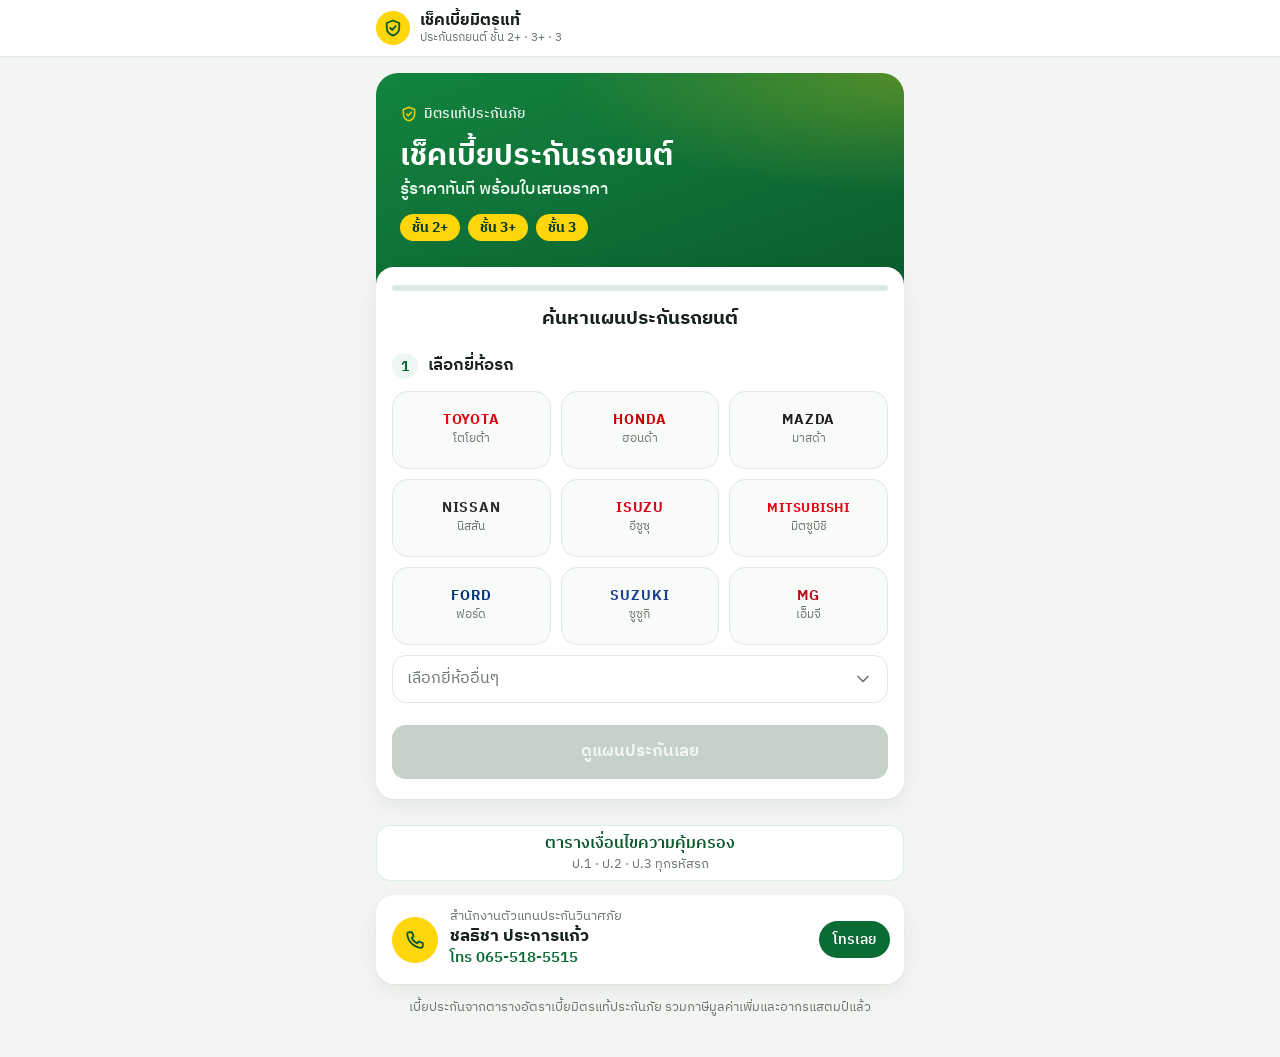
<file: index.html>
<!doctype html>
<html lang="th">
<head>
  <meta charset="utf-8">
  <meta name="viewport" content="width=device-width, initial-scale=1, viewport-fit=cover">
  <meta name="theme-color" content="#0b6b35">
  <meta name="description" content="เช็คเบี้ยประกันรถยนต์ มิตรแท้ประกันภัย ชั้น 2+ 3+ และ 3 พร้อมออกใบเสนอราคา">
  <meta name="apple-mobile-web-app-capable" content="yes">
  <meta name="apple-mobile-web-app-title" content="เช็คเบี้ยมิตรแท้">
  <title>เช็คเบี้ยมิตรแท้</title>
  <link rel="manifest" href="manifest.webmanifest">
  <link rel="icon" href="assets/icon.svg" type="image/svg+xml">
  <link rel="apple-touch-icon" href="assets/icon-180.png">
  <link rel="preconnect" href="https://fonts.googleapis.com">
  <link rel="preconnect" href="https://fonts.gstatic.com" crossorigin>
  <link href="https://fonts.googleapis.com/css2?family=IBM+Plex+Sans+Thai:wght@400;500;600;700&display=swap" rel="stylesheet">
  <link rel="stylesheet" href="assets/style.css">
</head>
<body data-view="search">
  <header class="topbar">
    <div class="topbar-inner">
      <button class="icon-btn" id="backBtn" data-action="back" aria-label="ย้อนกลับ" hidden>
        <svg class="ic" viewBox="0 0 24 24" fill="none" stroke="currentColor" stroke-width="2" stroke-linecap="round" stroke-linejoin="round" aria-hidden="true"><path d="M15 5l-7 7 7 7"/></svg>
      </button>
      <div class="appmark">
        <span class="appmark-logo">
          <svg class="ic" viewBox="0 0 24 24" fill="none" stroke="currentColor" stroke-width="2.2" stroke-linecap="round" stroke-linejoin="round" aria-hidden="true"><path d="M12 3l7.5 3v5.5c0 4.5-3.2 8.2-7.5 9.5-4.3-1.3-7.5-5-7.5-9.5V6z"/><path d="M8.7 12l2.3 2.3 4.3-4.6"/></svg>
        </span>
        <div><b>เช็คเบี้ยมิตรแท้</b><small>ประกันรถยนต์ ชั้น 2+ · 3+ · 3</small></div>
      </div>
    </div>
  </header>

  <main id="app"></main>

  <div id="sheet" class="sheet" hidden></div>
  <div id="toast" class="toast" role="status" aria-live="polite"></div>

  <script src="assets/agent.js"></script>
  <script src="assets/data-rates.js"></script>
  <script src="assets/data-cars.js"></script>
  <script src="assets/data-coverage.js"></script>
  <script src="assets/app.js"></script>
</body>
</html>
</file>
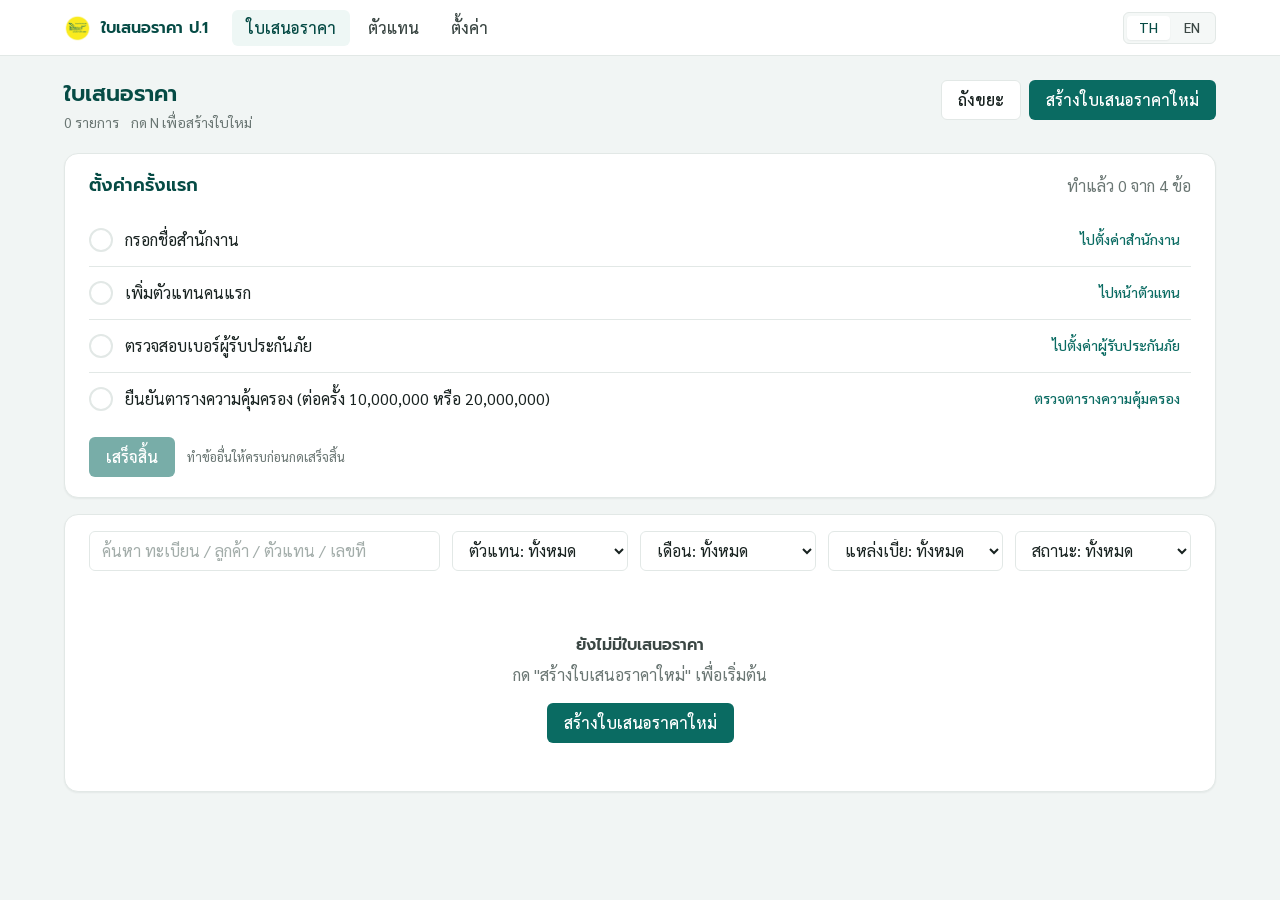
<file: p1/index.html>
<!doctype html>
<html lang="th">
  <head>
    <meta charset="utf-8" />
    <meta name="viewport" content="width=device-width, initial-scale=1" />
    <meta name="description" content="แอพออกใบเสนอราคาประกันภัยรถยนต์ประเภท 1 (ป.1) มิตรแท้ประกันภัย — ทำงานในเบราว์เซอร์ ไม่ต้องต่ออินเทอร์เน็ต" />
    <meta name="theme-color" content="#0A6B62" />
    <meta name="robots" content="noindex" />
    <link rel="icon" type="image/svg+xml" href="./favicon.svg" />
    <title>ใบเสนอราคา ป.1 มิตรแท้ประกันภัย</title>
    <script type="module" crossorigin src="./assets/index-CKVdwns9.js"></script>
    <link rel="stylesheet" crossorigin href="./assets/style-BbCArY3L.css">
  </head>
  <body>
    <div id="root"></div>
    <div id="export-stage" aria-hidden="true"></div>
  </body>
</html>
</file>
<file: assets/style.css>
:root {
  --green-900: #063d1f;
  --green-800: #0a5a2d;
  --green-700: #0b6b35;
  --green-600: #13843f;
  --green-100: #d9efe0;
  --green-50: #eef7f1;
  --yellow: #ffd60a;
  --yellow-soft: #fff5c4;
  --ink: #16211b;
  --ink-2: #3a4740;
  --muted: #69756e;
  --line: #e1e7e3;
  --bg: #f2f5f2;
  --card: #ffffff;
  --red: #c93434;
  --red-soft: #fdeded;
  --amber: #8a5a00;
  --amber-soft: #fff3d6;
  --blue: #1b5bb8;
  --blue-soft: #e6effb;
  --radius: 18px;
  --shadow: 0 1px 2px rgba(10, 40, 20, 0.05), 0 6px 20px rgba(10, 40, 20, 0.06);
  --font: "IBM Plex Sans Thai", system-ui, -apple-system, "Segoe UI", Tahoma, sans-serif;
  --safe-bottom: env(safe-area-inset-bottom, 0px);
}

* { box-sizing: border-box; }
[hidden] { display: none !important; }
html { -webkit-text-size-adjust: 100%; scroll-padding-top: 72px; }
body {
  margin: 0;
  font-family: var(--font);
  font-size: 16px;
  line-height: 1.5;
  color: var(--ink);
  background: var(--bg);
  -webkit-tap-highlight-color: transparent;
}
body.no-scroll { overflow: hidden; }
button, input, select { font: inherit; color: inherit; }
button { cursor: pointer; }
button:disabled { cursor: not-allowed; }
h1, h2, h3, h4, p { margin: 0; }
a { color: var(--green-700); }
:focus-visible { outline: 3px solid rgba(19, 132, 63, 0.35); outline-offset: 2px; }

.ic { width: 20px; height: 20px; flex: none; }

/* ---------- top bar ---------- */
.topbar {
  position: sticky;
  top: 0;
  z-index: 30;
  background: rgba(255, 255, 255, 0.96);
  backdrop-filter: saturate(1.4) blur(8px);
  border-bottom: 1px solid var(--line);
}
.topbar-inner {
  max-width: 560px;
  margin: 0 auto;
  height: 56px;
  padding: 0 16px;
  display: flex;
  align-items: center;
  gap: 6px;
}
.icon-btn {
  width: 40px;
  height: 40px;
  margin-left: -8px;
  border: 0;
  border-radius: 12px;
  background: transparent;
  display: grid;
  place-items: center;
  color: var(--ink);
}
.icon-btn:hover { background: var(--green-50); }
.icon-btn .ic { width: 24px; height: 24px; }
.appmark { display: flex; align-items: center; gap: 10px; min-width: 0; }
.appmark-logo {
  width: 34px;
  height: 34px;
  border-radius: 50%;
  background: var(--yellow);
  color: var(--green-800);
  display: grid;
  place-items: center;
  flex: none;
}
.appmark b { display: block; font-size: 16px; line-height: 1.2; }
.appmark small { display: block; font-size: 12px; color: var(--muted); line-height: 1.3; }

main {
  max-width: 560px;
  margin: 0 auto;
  padding: 0 16px 40px;
}
body[data-view="checkout"] main { padding-bottom: calc(110px + var(--safe-bottom)); }
body:not([data-view="search"]) main { padding-top: 16px; }

/* ---------- common ---------- */
.card {
  background: var(--card);
  border-radius: var(--radius);
  box-shadow: var(--shadow);
  padding: 18px 16px;
  margin-bottom: 12px;
}
.card-title { font-size: 17px; font-weight: 600; margin-bottom: 12px; }
.card-title small { font-size: 13px; font-weight: 400; color: var(--muted); margin-left: 4px; }

.btn {
  display: inline-flex;
  align-items: center;
  justify-content: center;
  gap: 8px;
  min-height: 48px;
  padding: 0 18px;
  border-radius: 14px;
  border: 1.5px solid transparent;
  font-weight: 600;
  font-size: 16px;
  transition: background 0.15s, transform 0.05s, box-shadow 0.15s;
}
.btn:active:not(:disabled) { transform: translateY(1px); }
.btn-primary { background: var(--green-700); color: #fff; }
.btn-primary:hover:not(:disabled) { background: var(--green-800); }
.btn-primary:disabled { background: #c6d1ca; color: #f5f7f5; }
.btn-ghost { background: #fff; color: var(--green-800); border-color: var(--green-100); }
.btn-ghost:hover { background: var(--green-50); }
.btn-block { width: 100%; }

.field-label { font-size: 15px; font-weight: 600; margin: 16px 0 8px; }
.field-label:first-child { margin-top: 0; }
.field-label small { display: block; font-weight: 400; font-size: 13px; color: var(--muted); }

/* ---------- search / hero ---------- */
.hero {
  margin: 0 -16px;
  padding: 26px 20px 70px;
  color: #fff;
  background:
    radial-gradient(120% 90% at 100% 0%, rgba(255, 214, 10, 0.28), transparent 55%),
    linear-gradient(160deg, var(--green-600), var(--green-800));
}
.hero-kicker { display: inline-flex; align-items: center; gap: 6px; font-size: 14px; font-weight: 500; opacity: 0.92; }
.hero-kicker .ic { width: 18px; height: 18px; color: var(--yellow); }
.hero h1 { font-size: 27px; line-height: 1.3; font-weight: 700; margin-top: 6px; }
.hero h1 span { display: block; font-size: 17px; font-weight: 500; color: #eaf7ee; margin-top: 2px; }
.hero-classes { display: flex; gap: 8px; margin-top: 14px; }
.hero-classes span {
  background: var(--yellow);
  color: var(--green-900);
  font-weight: 700;
  font-size: 14px;
  padding: 3px 12px;
  border-radius: 999px;
}

.finder { margin-top: -48px; position: relative; padding: 18px 16px 20px; }
.progress { height: 6px; border-radius: 99px; background: var(--line); overflow: hidden; margin-bottom: 14px; }
.progress i { display: block; height: 100%; background: linear-gradient(90deg, var(--green-600), var(--yellow)); border-radius: inherit; transition: width 0.3s; }
.finder-title { font-size: 19px; font-weight: 700; text-align: center; }

.step { padding-top: 20px; scroll-margin-top: 70px; }
.step + .step { border-top: 1px dashed var(--line); margin-top: 20px; }
.step-head { display: flex; align-items: center; gap: 10px; margin-bottom: 12px; }
.step-head h3 { font-size: 17px; font-weight: 600; }
.step-num {
  width: 26px;
  height: 26px;
  border-radius: 50%;
  display: grid;
  place-items: center;
  font-size: 14px;
  font-weight: 700;
  background: var(--green-50);
  color: var(--green-700);
  flex: none;
}
.step-num.is-done { background: var(--green-700); color: #fff; }
.step-num .ic { width: 16px; height: 16px; stroke-width: 3; }

.brand-grid { display: grid; grid-template-columns: repeat(3, 1fr); gap: 10px; }
.brand-tile {
  min-height: 78px;
  border-radius: 16px;
  border: 1.5px solid var(--line);
  background: #f9fbf9;
  display: flex;
  flex-direction: column;
  align-items: center;
  justify-content: center;
  gap: 2px;
  padding: 8px 4px;
  transition: border-color 0.15s, background 0.15s;
}
.brand-tile:hover { border-color: var(--green-100); background: #fff; }
.brand-tile .wm { font-weight: 800; letter-spacing: 0.06em; font-size: 14px; line-height: 1.2; }
.brand-tile .wm.long { font-size: 12.5px; letter-spacing: 0.02em; }
.brand-tile small { font-size: 12px; color: var(--muted); }
.brand-tile.is-on { border: 2px solid var(--green-600); background: var(--green-50); box-shadow: 0 0 0 3px rgba(19, 132, 63, 0.12); }

.select-btn {
  width: 100%;
  min-height: 48px;
  margin-top: 10px;
  padding: 0 14px;
  border-radius: 14px;
  border: 1.5px solid var(--line);
  background: #fff;
  display: flex;
  align-items: center;
  justify-content: space-between;
  gap: 8px;
  color: var(--muted);
  text-align: left;
}
.select-btn.is-on { border-color: var(--green-600); color: var(--green-900); font-weight: 600; background: var(--green-50); }
.select-btn .ic { color: var(--muted); }

.chip-grid { display: grid; grid-template-columns: repeat(2, 1fr); gap: 8px; }
.chip-grid.three { grid-template-columns: repeat(3, 1fr); }
.chip-grid.one-col { grid-template-columns: 1fr; }
.chip {
  min-height: 46px;
  padding: 6px 10px;
  border-radius: 12px;
  border: 1.5px solid var(--line);
  background: #fff;
  font-size: 15px;
  line-height: 1.25;
  transition: border-color 0.15s, background 0.15s;
}
.chip:hover { border-color: var(--green-100); }
.chip.is-on { border-color: var(--green-600); background: var(--green-50); color: var(--green-900); font-weight: 600; }
.one-col .chip { text-align: left; padding-left: 14px; }

.custom-box { margin-top: 12px; padding: 14px; border-radius: 14px; background: #f7f9f7; border: 1px solid var(--line); }
.custom-box .field { margin-bottom: 0; }

.option-list { display: grid; gap: 8px; }
.option {
  display: flex;
  align-items: center;
  gap: 12px;
  width: 100%;
  padding: 12px 14px;
  border-radius: 14px;
  border: 1.5px solid var(--line);
  background: #fff;
  text-align: left;
}
.option b { display: block; font-weight: 600; font-size: 15px; }
.option small { display: block; color: var(--muted); font-size: 13px; }
.option em { margin-left: auto; font-style: normal; font-weight: 600; color: var(--green-700); white-space: nowrap; }
.option .radio { width: 20px; height: 20px; border-radius: 50%; border: 2px solid #b8c4bc; flex: none; position: relative; }
.option.is-on { border-color: var(--green-600); background: var(--green-50); }
.option.is-on .radio { border-color: var(--green-700); }
.option.is-on .radio::after { content: ""; position: absolute; inset: 3px; border-radius: 50%; background: var(--green-700); }
.option-list.compact .option { padding: 10px 12px; }
.option-list.compact .option b { font-weight: 500; }

.see-plans { margin-top: 22px; min-height: 54px; font-size: 17px; scroll-margin-top: 120px; }
.page-note { font-size: 13px; color: var(--muted); text-align: center; margin: 14px 8px 0; }

.agent-card {
  display: flex;
  align-items: center;
  gap: 12px;
  margin-top: 14px;
  padding: 14px 14px 14px 16px;
  border-radius: var(--radius);
  background: #fff;
  box-shadow: var(--shadow);
  color: var(--ink);
  text-decoration: none;
}
.agent-card:hover { box-shadow: 0 0 0 2px var(--green-100), var(--shadow); }
.agent-ico { width: 46px; height: 46px; border-radius: 50%; background: var(--yellow); color: var(--green-800); display: grid; place-items: center; flex: none; }
.agent-ico .ic { width: 22px; height: 22px; }
.agent-text { min-width: 0; flex: 1; }
.agent-text small { display: block; font-size: 12.5px; color: var(--muted); line-height: 1.3; }
.agent-text b { display: block; font-size: 17px; line-height: 1.3; }
.agent-text span { display: block; font-size: 15px; font-weight: 600; color: var(--green-700); font-variant-numeric: tabular-nums; }
.agent-call { flex: none; padding: 8px 14px; border-radius: 999px; background: var(--green-700); color: #fff; font-size: 14px; font-weight: 600; }

/* ---------- plans ---------- */
.car-summary { padding: 14px 16px; }
.car-row { display: flex; align-items: center; gap: 12px; }
.car-ico { width: 44px; height: 44px; border-radius: 12px; background: var(--green-50); color: var(--green-700); display: grid; place-items: center; flex: none; }
.car-ico .ic { width: 26px; height: 26px; }
.car-text { min-width: 0; flex: 1; }
.car-text b { display: block; font-size: 17px; line-height: 1.3; }
.car-text small { display: block; font-size: 13px; color: var(--muted); }
.link-btn { border: 0; background: none; color: var(--green-700); font-weight: 600; padding: 8px 4px; }
.usage { display: flex; align-items: center; justify-content: space-between; gap: 10px; margin-top: 12px; padding-top: 12px; border-top: 1px solid var(--line); font-size: 14px; color: var(--ink-2); }

.seg { display: grid; grid-template-columns: 1fr 1fr; gap: 4px; padding: 4px; background: #e9eeea; border-radius: 14px; }
.seg button { border: 0; background: transparent; border-radius: 11px; padding: 8px 6px; font-weight: 500; font-size: 15px; line-height: 1.25; color: var(--ink-2); }
.seg button small { display: block; font-size: 12px; font-weight: 400; color: var(--muted); }
.seg button.is-on { background: #fff; color: var(--green-900); font-weight: 600; box-shadow: 0 1px 3px rgba(0, 0, 0, 0.1); }
.seg.small button { padding: 6px 10px; font-size: 14px; }

.notice {
  display: flex;
  gap: 10px;
  align-items: flex-start;
  padding: 12px 14px;
  margin-bottom: 12px;
  border-radius: 14px;
  background: var(--amber-soft);
  color: #5c3d00;
  font-size: 14px;
}
.notice .ic { color: var(--amber); margin-top: 1px; }

.tabs { display: grid; grid-auto-flow: column; grid-auto-columns: 1fr; gap: 6px; padding: 2px 0 12px; }
.tab {
  display: inline-flex;
  align-items: center;
  justify-content: center;
  gap: 4px;
  min-height: 40px;
  padding: 0 6px;
  border-radius: 999px;
  border: 1.5px solid var(--line);
  background: #fff;
  font-weight: 500;
  font-size: 15px;
  white-space: nowrap;
}
.tab span { font-size: 12px; min-width: 18px; padding: 0 5px; border-radius: 99px; background: var(--green-50); color: var(--green-700); }
.tab.is-on { background: var(--green-700); border-color: var(--green-700); color: #fff; }
.tab.is-on span { background: rgba(255, 255, 255, 0.2); color: #fff; }

.deduct { background: #fff; border-radius: var(--radius); padding: 14px 16px; box-shadow: var(--shadow); margin-bottom: 12px; }
.card .deduct { box-shadow: none; padding: 0; margin: 16px 0 0; }
.deduct .field-label { margin: 0 0 8px; }

.result-count { font-size: 14px; color: var(--muted); margin: 4px 2px 10px; }

.offer-list { display: grid; gap: 12px; }
.offer { background: #fff; border-radius: var(--radius); box-shadow: var(--shadow); padding: 16px; }
.offer-top { display: flex; align-items: center; gap: 6px; flex-wrap: wrap; }
.cls { font-size: 13px; font-weight: 700; padding: 2px 10px; border-radius: 8px; }
.cls.c2p { background: var(--green-700); color: #fff; }
.cls.c3p { background: var(--blue); color: #fff; }
.cls.c3 { background: var(--yellow); color: #3d3000; }
.tier { font-size: 12px; font-weight: 700; letter-spacing: 0.05em; padding: 2px 8px; border-radius: 8px; }
.t-platinum { background: linear-gradient(135deg, #e8ecf1, #b9c3cf); color: #2c3440; }
.t-gold { background: linear-gradient(135deg, #fff1b8, #f0c24b); color: #5a4100; }
.t-silver { background: linear-gradient(135deg, #f3f4f5, #cfd4d8); color: #3d4247; }
.tag { margin-left: auto; font-size: 12px; color: var(--muted); background: #f1f4f2; padding: 2px 8px; border-radius: 8px; }

.offer-main { display: flex; align-items: flex-start; justify-content: space-between; gap: 12px; margin-top: 10px; }
.offer-name h3 { font-size: 17px; font-weight: 600; line-height: 1.3; }
.offer-name p { font-size: 14px; color: var(--muted); }
.price { text-align: right; flex: none; }
.price b { display: block; font-size: 26px; line-height: 1.1; font-weight: 700; color: var(--green-800); font-variant-numeric: tabular-nums; }
.price small { font-size: 13px; color: var(--muted); }

.sum-field {
  position: relative;
  display: flex;
  align-items: center;
  justify-content: space-between;
  gap: 10px;
  margin-top: 12px;
  padding: 0 12px;
  min-height: 46px;
  border-radius: 12px;
  background: var(--green-50);
  font-size: 14px;
  color: var(--ink-2);
}
.sum-field select {
  appearance: none;
  -webkit-appearance: none;
  border: 0;
  background: transparent;
  font-weight: 600;
  font-size: 16px;
  color: var(--green-900);
  padding: 10px 26px 10px 8px;
  text-align: right;
  cursor: pointer;
}
.sum-field .ic { position: absolute; right: 10px; pointer-events: none; color: var(--green-700); width: 18px; height: 18px; }

.hl { list-style: none; padding: 0; margin: 12px 0 0; display: grid; gap: 6px; }
.hl li { display: flex; gap: 8px; font-size: 14px; line-height: 1.4; }
.hl .ic { width: 18px; height: 18px; margin-top: 1px; stroke-width: 2.4; }
.hl li.ok .ic { color: var(--green-600); }
.hl li.no { color: var(--muted); }
.hl li.no .ic { color: var(--red); }

.notes { display: flex; flex-wrap: wrap; gap: 6px; margin-top: 12px; }
.note { display: inline-flex; align-items: center; gap: 5px; font-size: 12.5px; padding: 3px 9px; border-radius: 99px; background: #f1f4f2; color: var(--ink-2); }
.note .ic { width: 15px; height: 15px; }
.note.warn { background: var(--amber-soft); color: #5c3d00; }

.cov { margin: 10px 0 12px; border-top: 1px solid var(--line); }
.cov summary {
  list-style: none;
  display: flex;
  align-items: center;
  gap: 4px;
  padding: 10px 0 2px;
  font-size: 14px;
  font-weight: 600;
  color: var(--green-700);
  cursor: pointer;
}
.cov summary::-webkit-details-marker { display: none; }
.cov summary .ic { width: 18px; height: 18px; transition: transform 0.2s; }
.cov[open] summary .ic { transform: rotate(180deg); }
.cov .cov-table { margin-top: 8px; }

.cov-table { width: 100%; border-collapse: collapse; font-size: 14px; }
.cov-table th, .cov-table td { padding: 8px 0; border-bottom: 1px solid #edf1ee; vertical-align: top; }
.cov-table tr:last-child th, .cov-table tr:last-child td { border-bottom: 0; }
.cov-table th { text-align: left; font-weight: 400; color: var(--ink-2); padding-right: 10px; }
.cov-table th small { display: block; font-size: 12px; color: var(--muted); }
.cov-table td { text-align: right; font-weight: 600; white-space: nowrap; font-variant-numeric: tabular-nums; }
.cov-table td small { font-weight: 400; color: var(--muted); }
.cov-table td.no { color: var(--red); font-weight: 500; }

.empty { text-align: center; padding: 28px 20px; }
.empty > .ic { width: 36px; height: 36px; color: var(--amber); }
.empty h3 { font-size: 17px; margin: 8px 0 4px; }
.empty p { color: var(--muted); font-size: 14px; margin-bottom: 14px; }

/* ---------- checkout ---------- */
.plan-summary .price b { font-size: 24px; }
.plan-car { display: flex; align-items: center; gap: 6px; margin-top: 12px; padding-top: 12px; border-top: 1px solid var(--line); font-size: 14px; color: var(--muted); }
.plan-car .ic { width: 18px; height: 18px; }

.field { display: block; margin-bottom: 14px; }
.field > span { display: block; font-size: 15px; font-weight: 500; margin-bottom: 6px; }
.field > span small { color: var(--muted); font-weight: 400; }
.field .req { color: var(--red); font-style: normal; }
.field input {
  width: 100%;
  height: 50px;
  padding: 0 14px;
  border-radius: 12px;
  border: 1.5px solid var(--line);
  background: #fff;
  font-size: 16px;
}
.field input:focus { outline: none; border-color: var(--green-600); box-shadow: 0 0 0 3px rgba(19, 132, 63, 0.14); }
.field-error { display: block; font-style: normal; font-size: 13px; color: var(--red); margin-top: 4px; }

.toggle-row {
  display: flex;
  align-items: center;
  gap: 10px;
  width: 100%;
  margin-top: 16px;
  padding: 12px 14px;
  border-radius: 14px;
  border: 1.5px solid var(--line);
  background: #fff;
  text-align: left;
}
.toggle-row b { display: block; font-weight: 600; }
.toggle-row small { display: block; font-size: 13px; color: var(--muted); }
.toggle-row em { margin-left: auto; font-style: normal; font-weight: 600; color: var(--green-700); white-space: nowrap; }
.switch { width: 44px; height: 26px; border-radius: 99px; background: #cdd6d0; position: relative; flex: none; transition: background 0.2s; }
.switch::after { content: ""; position: absolute; top: 3px; left: 3px; width: 20px; height: 20px; border-radius: 50%; background: #fff; box-shadow: 0 1px 2px rgba(0, 0, 0, 0.2); transition: transform 0.2s; }
.toggle-row.is-on { border-color: var(--green-600); background: var(--green-50); }
.toggle-row.is-on .switch { background: var(--green-700); }
.toggle-row.is-on .switch::after { transform: translateX(18px); }

.bd { margin: 0; display: grid; gap: 8px; font-size: 15px; }
.bd > div { display: flex; justify-content: space-between; gap: 12px; }
.bd dt { color: var(--ink-2); }
.bd dd { margin: 0; font-weight: 600; white-space: nowrap; font-variant-numeric: tabular-nums; }
.bd .minus dd { color: var(--green-600); }
.bd .bd-total { margin-top: 4px; padding-top: 10px; border-top: 1px solid var(--line); font-size: 17px; }
.bd .bd-total dt { color: var(--ink); font-weight: 600; }
.bd .bd-total dd { color: var(--green-800); font-size: 19px; font-weight: 700; }

.bottom-bar {
  position: fixed;
  left: 0;
  right: 0;
  bottom: 0;
  z-index: 25;
  background: #fff;
  border-top: 1px solid var(--line);
  box-shadow: 0 -6px 20px rgba(10, 40, 20, 0.08);
  padding: 10px 16px calc(10px + var(--safe-bottom));
}
.bottom-inner { max-width: 528px; margin: 0 auto; display: flex; align-items: center; justify-content: space-between; gap: 12px; }
.bottom-inner small { display: block; font-size: 13px; color: var(--muted); line-height: 1.2; }
.bottom-inner b { font-size: 22px; font-weight: 700; color: var(--green-800); font-variant-numeric: tabular-nums; white-space: nowrap; }
.bottom-inner b span { font-size: 14px; font-weight: 500; }
.bottom-inner .btn { min-height: 50px; padding: 0 20px; }

/* ---------- pick (หลายแผน) ---------- */
.btn-outline { background: #fff; color: var(--green-700); border-color: var(--green-600); }
.btn-outline:hover { background: var(--green-50); }
.pick-btn .ic { width: 20px; height: 20px; stroke-width: 2.4; }
.offer.is-picked { box-shadow: 0 0 0 2px var(--green-600), var(--shadow); }

body[data-view="plans"] main { padding-bottom: calc(150px + var(--safe-bottom)); }
.tray .bottom-inner.col { flex-direction: column; align-items: stretch; gap: 8px; }
.tray-chips { display: flex; gap: 6px; overflow-x: auto; scrollbar-width: none; }
.tray-chips::-webkit-scrollbar { display: none; }
.pchip {
  flex: none;
  display: inline-flex;
  align-items: center;
  gap: 2px;
  padding: 4px 2px 4px 10px;
  border-radius: 10px;
  background: var(--green-50);
  border: 1px solid var(--green-100);
}
.pchip b { display: block; font-size: 13px; line-height: 1.25; color: var(--green-900); }
.pchip small { display: block; font-size: 11.5px; line-height: 1.25; color: var(--muted); white-space: nowrap; }
.pchip button { width: 30px; height: 30px; border: 0; border-radius: 8px; background: transparent; display: grid; place-items: center; color: var(--muted); }
.pchip button .ic { width: 16px; height: 16px; }
.tray-row { display: flex; align-items: center; justify-content: space-between; gap: 12px; }
.tray-row span { font-size: 14px; color: var(--ink-2); }
.tray-row span b { font-size: 18px; color: var(--green-800); }
.tray-row .btn { min-height: 46px; }

.section-head { margin: 0 2px 12px; }
.section-head h2 { font-size: 20px; font-weight: 700; }
.section-head h2 span { font-size: 14px; font-weight: 500; color: var(--green-700); background: var(--green-50); padding: 2px 10px; border-radius: 99px; margin-left: 4px; vertical-align: middle; }
.section-head p { display: flex; align-items: center; gap: 6px; font-size: 14px; color: var(--muted); margin-top: 2px; }
.section-head p .ic { width: 18px; height: 18px; }

.pick-card { padding: 14px 16px; }
.pick-card .remove { margin: -8px -10px -8px auto; width: 36px; height: 36px; color: var(--muted); }
.pick-card .remove .ic { width: 20px; height: 20px; }
.pick-card .price b { font-size: 22px; }
.pick-opts { display: grid; grid-template-columns: 1fr 1fr; gap: 8px; margin-top: 12px; }
.pick-opts.one { grid-template-columns: 1fr; }
.mini-select { position: relative; display: block; padding: 6px 12px 8px; border-radius: 12px; background: var(--green-50); }
.mini-select span { display: block; font-size: 12px; color: var(--muted); line-height: 1.3; }
.mini-select select {
  appearance: none;
  -webkit-appearance: none;
  width: 100%;
  border: 0;
  background: transparent;
  padding: 0 22px 0 0;
  font-weight: 600;
  font-size: 16px;
  color: var(--green-900);
  cursor: pointer;
}
.mini-select .ic { position: absolute; right: 10px; bottom: 11px; width: 16px; height: 16px; color: var(--green-700); pointer-events: none; }

.add-more {
  width: 100%;
  min-height: 50px;
  margin-bottom: 12px;
  display: flex;
  align-items: center;
  justify-content: center;
  gap: 6px;
  border-radius: var(--radius);
  border: 1.5px dashed #b9d9c4;
  background: transparent;
  color: var(--green-700);
  font-weight: 600;
}
.add-more:hover { background: var(--green-50); }
.add-more .ic { width: 18px; height: 18px; }

.plan-totals > div { align-items: flex-start; padding-bottom: 8px; border-bottom: 1px solid #edf1ee; }
.plan-totals > div:last-child { border-bottom: 0; padding-bottom: 0; }
.plan-totals dt b { display: block; color: var(--ink); font-weight: 600; }
.plan-totals dt small { display: block; font-size: 12.5px; color: var(--muted); line-height: 1.45; }
.plan-totals dd { font-size: 17px; color: var(--green-800); }

/* ---------- quote: A4 หนึ่งหน้า ---------- */
.quote-actions { display: grid; grid-template-columns: repeat(3, 1fr); gap: 8px; margin-bottom: 8px; }
.quote-actions .btn { min-height: 46px; padding: 0 8px; font-size: 15px; gap: 6px; }
.quote-actions .ic { width: 18px; height: 18px; }
.quote-hint { font-size: 12.5px; color: var(--muted); text-align: center; margin-bottom: 10px; }

.quote-stage { position: relative; width: 100%; overflow: hidden; background: #fff; border-radius: 4px; box-shadow: 0 2px 6px rgba(10, 40, 20, 0.1), 0 10px 30px rgba(10, 40, 20, 0.1); }
.quote-scaler { width: 794px; transform-origin: 0 0; }

.qp {
  --qfs: 13px;
  width: 794px;
  height: 1122px;
  background: #fff;
  color: var(--ink);
  font-family: var(--font);
  font-size: var(--qfs);
  line-height: 1.4;
}
.qp-inner { height: 100%; display: flex; flex-direction: column; overflow: hidden; }
.qp-head {
  display: flex;
  align-items: center;
  justify-content: space-between;
  gap: 16px;
  padding: 1.5em 36px 1.25em;
  border-top: 8px solid var(--yellow);
  background: linear-gradient(160deg, var(--green-700), var(--green-800));
  color: #fff;
}
.qp-brand { display: flex; align-items: center; gap: 10px; }
.qp-brand .ic { width: 3em; height: 3em; color: var(--yellow); }
.qp-brand b { display: block; font-size: 1.55em; line-height: 1.2; }
.qp-brand small { display: block; font-size: 0.85em; opacity: 0.85; }
.qp-brand span { display: flex; align-items: center; gap: 5px; margin-top: 2px; font-size: 1.1em; font-weight: 600; color: var(--yellow); font-variant-numeric: tabular-nums; }
.qp-brand span .ic { width: 1em; height: 1em; }
.qp-title .qp-insurer { margin-top: 0.35em; font-size: 0.82em; opacity: 0.95; }
.qp-title { text-align: right; }
.qp-title h1 { font-size: 2.1em; line-height: 1.1; }
.qp-title p { font-size: 0.9em; opacity: 0.85; }

.qp-meta { display: grid; grid-template-columns: 1.7fr 1fr 1fr; gap: 16px; padding: 0.8em 36px; background: var(--yellow-soft); }
.qp-meta small { display: block; font-size: 0.8em; color: #6b5a14; }
.qp-meta b { font-size: 1.15em; }
.qp-meta span { margin-left: 10px; color: var(--ink-2); }
.qp-meta > div:nth-child(2), .qp-meta > div:nth-child(3) { text-align: right; }

.qp-sec { padding: 0.9em 36px 0; }
.qp-sec h4 { font-size: 0.85em; font-weight: 600; color: var(--green-700); margin-bottom: 0.4em; }
.qp-car { margin: 0; display: grid; grid-template-columns: 1.3fr 0.8fr 1.6fr 1fr; gap: 0 18px; }
.qp-car dt { font-size: 0.8em; color: var(--muted); }
.qp-car dd { margin: 0; font-weight: 600; }

.qp-table { width: 100%; border-collapse: separate; border-spacing: 0; table-layout: fixed; font-variant-numeric: tabular-nums; }
.qp-table th, .qp-table td { padding: 0.36em 8px; border-bottom: 1px solid #e6ece8; vertical-align: middle; }
.qp-table thead th { text-align: center; vertical-align: bottom; background: var(--green-50); border-bottom: 2px solid var(--green-600); padding: 0.6em 6px; }
.qp-table thead th:first-child { background: transparent; border-bottom-color: transparent; }
.qp-table thead th + th { border-left: 4px solid #fff; }
.qp-badges { display: flex; justify-content: center; gap: 4px; margin-bottom: 0.3em; }
.qp-table thead .cls, .qp-table thead .tier { font-size: 0.8em; padding: 1px 7px; border-radius: 6px; }
.qp-table thead b { display: block; font-size: 1em; line-height: 1.25; }
.qp-table thead small { display: block; font-weight: 400; font-size: 0.85em; color: var(--muted); }
.qp-table tbody th { text-align: left; font-weight: 400; color: var(--ink-2); }
.qp-table tbody th small { display: block; font-size: 0.78em; color: var(--muted); line-height: 1.25; }
.qp-table td { text-align: center; font-weight: 600; line-height: 1.3; }
.qp-table td small { font-weight: 400; font-size: 0.8em; color: var(--muted); }
.qp-table td.no { color: var(--red); font-weight: 500; font-size: 0.92em; }
.qp-table td.na { color: #a9b4ad; font-weight: 400; }
.qp-table td.minus { color: var(--green-600); }
.qp-table tr.grp td { text-align: left; background: #f3f6f4; color: var(--green-700); font-size: 0.82em; font-weight: 600; padding: 0.3em 8px; border-bottom: 0; }
.qp-table tr.total th, .qp-table tr.total td { background: var(--green-700); color: #fff; font-weight: 700; font-size: 1.2em; border-bottom: 0; padding: 0.5em 8px; }
.qp-table tr.total td + td { border-left: 4px solid #fff; }

.issue-cta { margin-top: 14px; min-height: 60px; flex-direction: column; gap: 2px; }
.issue-cta > span { display: flex; align-items: center; gap: 8px; }
.issue-cta small { font-weight: 400; font-size: 12.5px; opacity: 0.85; }
.pages .quote-stage + .quote-stage { margin-top: 14px; }

/* ---------- ตารางเงื่อนไขความคุ้มครอง ---------- */
.cov-link { margin-top: 14px; min-height: 56px; flex-direction: column; gap: 0; }
.cov-link small { font-weight: 400; font-size: 12.5px; color: var(--muted); }
.cov-link .ic { display: none; }
.cov-tabs { display: flex; gap: 6px; overflow-x: auto; scrollbar-width: none; padding: 2px 0 12px; margin: 0 -16px; padding-left: 16px; padding-right: 16px; }
.cov-tabs::-webkit-scrollbar { display: none; }
.cov-tabs .tab { flex: none; white-space: nowrap; padding: 0 14px; }
.cov-card { padding: 0; overflow: hidden; }
.cov-scroll { overflow-x: auto; -webkit-overflow-scrolling: touch; }
.cov-table { border-collapse: separate; border-spacing: 0; min-width: 100%; font-size: 14px; font-variant-numeric: tabular-nums; }
.cov-table th, .cov-table td { padding: 10px 12px; border-bottom: 1px solid #e6ece8; vertical-align: middle; text-align: center; }
.cov-table thead th { background: var(--green-50); color: var(--green-900); font-weight: 600; font-size: 13.5px; line-height: 1.3; min-width: 150px; border-bottom: 2px solid var(--green-600); }
.cov-table thead th:first-child, .cov-table tbody th { position: sticky; left: 0; z-index: 1; text-align: left; background: #fff; box-shadow: 1px 0 0 #e6ece8; }
.cov-table thead th:first-child { background: var(--green-50); min-width: 180px; }
.cov-table tbody th { font-weight: 500; color: var(--ink-2); min-width: 180px; max-width: 220px; line-height: 1.3; }
.cov-table tbody th small { display: block; font-weight: 400; font-size: 12px; color: var(--muted); }
.cov-table td { font-weight: 600; min-width: 150px; line-height: 1.35; }
.cov-table td.no { color: var(--muted); font-weight: 400; }
.cov-table tr.grp td { text-align: left; background: #f3f6f4; color: var(--green-700); font-size: 12.5px; font-weight: 600; padding: 6px 12px; position: sticky; left: 0; }
.cov-note { display: flex; gap: 8px; align-items: flex-start; padding: 12px 14px; font-size: 13px; color: var(--ink-2); background: var(--amber-soft); }
.cov-note .ic { width: 18px; height: 18px; color: var(--amber); }

/* ---------- ใบแจ้งออกกรมธรรม์: ฟอร์ม ---------- */
body[data-view="issue"] main { padding-bottom: calc(110px + var(--safe-bottom)); }
.field textarea {
  width: 100%;
  min-height: 84px;
  padding: 12px 14px;
  border-radius: 12px;
  border: 1.5px solid var(--line);
  background: #fff;
  font-size: 16px;
  line-height: 1.45;
  resize: vertical;
}
.field textarea:focus { outline: none; border-color: var(--green-600); box-shadow: 0 0 0 3px rgba(19, 132, 63, 0.14); }
.field input[type="date"] { -webkit-appearance: none; appearance: none; min-width: 0; }
.field-row { display: grid; grid-template-columns: 1fr 1fr; gap: 0 12px; }
.option b small { display: block; font-weight: 400; font-size: 13px; color: var(--muted); }
.attach-group + .attach-group { margin-top: 4px; }
.attach-grid { display: grid; grid-template-columns: repeat(3, 1fr); gap: 8px; }
.attach-thumb { position: relative; aspect-ratio: 3 / 4; border-radius: 12px; overflow: hidden; background: #f0f3f1; border: 1px solid var(--line); }
.attach-thumb img { width: 100%; height: 100%; object-fit: cover; display: block; }
.attach-thumb small { position: absolute; left: 0; right: 0; bottom: 0; padding: 3px 6px; background: rgba(20, 30, 24, 0.7); color: #fff; font-size: 11px; line-height: 1.3; white-space: nowrap; overflow: hidden; text-overflow: ellipsis; }
.attach-thumb .remove { position: absolute; top: 4px; right: 4px; margin: 0; width: 30px; height: 30px; border-radius: 50%; background: rgba(20, 30, 24, 0.7); color: #fff; }
.attach-thumb .remove:hover { background: rgba(20, 30, 24, 0.85); }
.attach-thumb .remove .ic { width: 16px; height: 16px; }
.attach-add {
  aspect-ratio: 3 / 4;
  display: flex;
  flex-direction: column;
  align-items: center;
  justify-content: center;
  gap: 4px;
  border-radius: 12px;
  border: 1.5px dashed var(--green-600);
  background: var(--green-50);
  color: var(--green-800);
  font-weight: 600;
  font-size: 14px;
  cursor: pointer;
}
.attach-add:hover { background: var(--green-100); }
.attach-add.is-busy { opacity: 0.6; pointer-events: none; }
.attach-add .ic { width: 26px; height: 26px; }
.attach-note { font-size: 12.5px; color: var(--muted); margin-top: 12px; }

/* ---------- ใบแจ้งออกกรมธรรม์: เอกสาร ---------- */
.qp-dl { margin: 0; display: grid; grid-template-columns: repeat(3, 1fr); gap: 0.4em 18px; }
.qp-dl dt { font-size: 0.8em; color: var(--muted); }
.qp-dl dd { margin: 0; font-weight: 600; overflow-wrap: anywhere; }
.qp-dl.one { grid-template-columns: 1fr; margin-top: 0.5em; }
.qp-dl.one dd { white-space: pre-line; font-weight: 500; }
.qp-dl.reg { margin-top: 0.5em; padding-top: 0.5em; border-top: 1px dashed #dfe6e1; grid-template-columns: 1fr 1fr 1.6fr 1.3fr 0.8fr; }
.qp-na { font-style: normal; font-weight: 400; color: var(--muted); }
.qp-plan { border: 1.5px solid var(--green-100); border-radius: 10px; overflow: hidden; }
.qp-plan-head { display: flex; align-items: center; gap: 8px; padding: 0.5em 12px; background: var(--green-50); border-bottom: 1px solid var(--green-100); }
.qp-plan-head .qp-badges { margin: 0; }
.qp-plan-head b { font-size: 1.05em; }
.qp-plan-head small { color: var(--muted); }
.qp-plan .qp-dl { padding: 0.6em 12px; }
.qp-plan-total { display: flex; justify-content: space-between; align-items: center; padding: 0.5em 12px; background: var(--green-700); color: #fff; font-weight: 700; }
.qp-plan-total b { font-size: 1.3em; }
.qp-ref { margin-top: 0.45em; font-size: 0.82em; color: var(--ink-2); }
.qp-check { list-style: none; margin: 0; padding: 0; display: grid; grid-template-columns: 1fr 1fr; gap: 0.3em 18px; }
.qp-check li { display: flex; align-items: center; gap: 6px; }
.qp-check .ic { width: 1.2em; height: 1.2em; color: var(--green-600); }
.qp-check li.none .ic { color: #b8c4bc; }
.qp-check li.none span { color: var(--muted); }
.qp-check small { margin-left: auto; color: var(--muted); white-space: nowrap; }
.qp-note { white-space: pre-line; color: var(--ink-2); }
.qp-admin { margin-top: auto; }
.qp-admin-box { display: grid; grid-template-columns: 1.2fr 1fr 1fr; gap: 0.5em 14px; padding: 0.6em 12px 0.7em; border: 1px dashed #b8c4bc; border-radius: 10px; background: #fafbfa; }
.qp-admin-box small { display: block; font-size: 0.78em; color: var(--muted); }
.qp-admin-box span { display: block; height: 1.7em; border-bottom: 1px solid #cfd8d2; }
.qp-admin-box .wide { grid-column: 1 / -1; }
.qp-sign { display: grid; grid-template-columns: 1fr 1fr; gap: 36px; padding-top: 1em; }
.qp-sign span { display: block; height: 3em; border-bottom: 1px dotted #9aa7a0; }
.qp-sign b { display: block; margin-top: 0.3em; text-align: center; }
.qp-sign small { display: block; text-align: center; color: var(--muted); }
.qp-attach-img { flex: 1; min-height: 0; display: flex; align-items: center; justify-content: center; padding: 1.2em 36px; }
.qp-attach-img img { max-width: 100%; max-height: 100%; object-fit: contain; border: 1px solid var(--line); }

.qp-cond { margin-top: auto; padding-top: 0.8em; }
.qp-cond ol { margin: 0; padding-left: 1.4em; font-size: 0.82em; color: var(--ink-2); line-height: 1.45; }
.qp-foot { display: flex; justify-content: space-between; gap: 12px; margin-top: 0.8em; padding: 0.7em 36px; background: #f3f6f4; font-size: 0.88em; color: var(--ink-2); }
.restart { margin-top: 14px; }

/* ---------- bottom sheet ---------- */
.sheet { position: fixed; inset: 0; z-index: 50; }
.sheet[hidden] { display: none; }
.sheet-backdrop { position: absolute; inset: 0; background: rgba(8, 20, 12, 0.45); animation: fade 0.2s; }
.sheet-panel {
  position: absolute;
  left: 0;
  right: 0;
  bottom: 0;
  max-width: 560px;
  max-height: 82vh;
  margin: 0 auto;
  background: #fff;
  border-radius: 22px 22px 0 0;
  display: flex;
  flex-direction: column;
  padding-bottom: var(--safe-bottom);
  animation: rise 0.22s ease-out;
}
.sheet-head { display: flex; align-items: center; justify-content: space-between; padding: 14px 12px 8px 20px; }
.sheet-head b { font-size: 18px; }
.sheet-head .icon-btn { margin: 0; }
.sheet-search { position: relative; margin: 0 16px 8px; }
.sheet-search .ic { position: absolute; left: 12px; top: 50%; transform: translateY(-50%); color: var(--muted); }
.sheet-search input { width: 100%; height: 46px; padding: 0 14px 0 40px; border-radius: 12px; border: 1.5px solid var(--line); background: #f7f9f7; font-size: 16px; }
.sheet-search input:focus { outline: none; border-color: var(--green-600); background: #fff; }
.sheet-list { list-style: none; margin: 0; padding: 0 0 12px; overflow-y: auto; overscroll-behavior: contain; }
.sheet-list button {
  width: 100%;
  display: flex;
  align-items: center;
  gap: 10px;
  min-height: 52px;
  padding: 10px 20px;
  border: 0;
  border-bottom: 1px solid #f0f3f1;
  background: #fff;
  text-align: left;
}
.sheet-list button:hover { background: #f7faf8; }
.sheet-list button span { font-weight: 500; }
.sheet-list button small { color: var(--muted); font-size: 13px; margin-left: auto; text-align: right; }
.sheet-list button .ic { color: var(--green-700); }
.sheet-list button.is-on { background: var(--green-50); }
.sheet-list button.is-on span { color: var(--green-900); font-weight: 600; }
.sheet-list button.muted span { color: var(--green-700); }
.sheet-empty { padding: 20px; text-align: center; color: var(--muted); }

.toast {
  position: fixed;
  left: 50%;
  bottom: calc(100px + var(--safe-bottom));
  z-index: 60;
  transform: translate(-50%, 20px);
  max-width: calc(100% - 32px);
  padding: 10px 18px;
  border-radius: 999px;
  background: rgba(20, 30, 24, 0.92);
  color: #fff;
  font-size: 14px;
  opacity: 0;
  pointer-events: none;
  transition: opacity 0.2s, transform 0.2s;
}
.toast.show { opacity: 1; transform: translate(-50%, 0); }

@keyframes rise { from { transform: translateY(40px); opacity: 0.4; } to { transform: none; opacity: 1; } }
@keyframes fade { from { opacity: 0; } to { opacity: 1; } }

@media (min-width: 600px) {
  .hero { margin: 16px 0 0; border-radius: 22px; padding: 30px 24px 74px; }
  .hero h1 { font-size: 30px; }
}

@media (max-width: 360px) {
  .brand-tile .wm { font-size: 12px; letter-spacing: 0.02em; }
  .price b { font-size: 22px; }
  .quote-actions .btn { font-size: 13px; }
}

@media (prefers-reduced-motion: reduce) {
  *, *::before, *::after { animation: none !important; transition: none !important; scroll-behavior: auto !important; }
}

/* ---------- print (เอกสาร A4 หน้าละ .quote-stage) ---------- */
@media print {
  @page { size: A4; margin: 0; }
  html, body { margin: 0; background: #fff; }
  .topbar, .quote-actions, .quote-hint, .restart, .issue-cta, .toast, .sheet, .bottom-bar { display: none !important; }
  main { max-width: none; margin: 0; padding: 0 !important; }
  .quote-stage { height: auto !important; margin: 0 !important; box-shadow: none; border-radius: 0; overflow: visible; break-after: page; page-break-after: always; }
  .quote-stage:last-child { break-after: auto; page-break-after: auto; }
  .quote-scaler { transform: none !important; }
  .qp { break-inside: avoid; page-break-inside: avoid; }
  * { -webkit-print-color-adjust: exact; print-color-adjust: exact; }
}

/* ข้อความสั้นในใบเสนอราคาห้ามตัดบรรทัด — ตอนบันทึกเป็นรูป ตัวอักษรกว้างกว่าบนจอเล็กน้อย */
.cls, .tier, .tag,
.qp-title h1, .qp-title p, .qp-brand b, .qp-brand small, .qp-brand span,
.qp-meta b, .qp-meta span, .qp-car dd, .qp-sec h4,
.qp-table thead b, .qp-table thead small, .qp-table td, .qp-foot span { white-space: nowrap; }
.qp.is-measuring .qp-inner { height: auto; overflow: visible; }
</file>
<file: p1/assets/style-BbCArY3L.css>
:root{--c-teal-900: #064b45;--c-teal-700: #0a6b62;--c-teal-500: #1e8a7e;--c-teal-300: #6fbcb2;--c-teal-100: #d7ede9;--c-teal-50: #eef7f5;--c-yellow-500: #f9e51a;--c-yellow-600: #e6cf00;--c-yellow-100: #fff8c7;--c-ink-900: #182220;--c-ink-700: #3b4744;--c-ink-500: #6a7673;--c-ink-300: #a3adaa;--c-line: #e2e8e6;--c-paper: #ffffff;--c-paper-tint: #f5f8f7;--c-bg: #f1f5f4;--c-warn: #b45309;--c-warn-soft: #fff4e5;--c-danger: #b42318;--c-danger-soft: #fee4e2;--c-success: #067647;--c-success-soft: #dcfae6;--c-line-green: #06c755;--font-display: "Prompt", "Sarabun", -apple-system, "Helvetica Neue", sans-serif;--font-body: "Sarabun", "Prompt", -apple-system, "Helvetica Neue", sans-serif;--radius-sm: 6px;--radius: 10px;--radius-lg: 14px;--shadow-sm: 0 1px 2px rgba(24, 34, 32, .06);--shadow: 0 4px 16px rgba(24, 34, 32, .08);--space-1: 4px;--space-2: 8px;--space-3: 12px;--space-4: 16px;--space-5: 20px;--space-6: 24px;--space-8: 32px;--control-h: 40px;--topbar-h: 56px}@font-face{font-family:Sarabun;font-style:normal;font-weight:400;font-display:block;src:url([data-uri]) format("woff2");unicode-range:U+02D7,U+0303,U+0331,U+0E01-0E5B,U+200C-200D,U+25CC}@font-face{font-family:Sarabun;font-style:normal;font-weight:500;font-display:block;src:url([data-uri]) format("woff2");unicode-range:U+02D7,U+0303,U+0331,U+0E01-0E5B,U+200C-200D,U+25CC}@font-face{font-family:Sarabun;font-style:normal;font-weight:600;font-display:block;src:url([data-uri]) format("woff2");unicode-range:U+02D7,U+0303,U+0331,U+0E01-0E5B,U+200C-200D,U+25CC}@font-face{font-family:Sarabun;font-style:normal;font-weight:700;font-display:block;src:url([data-uri]) format("woff2");unicode-range:U+02D7,U+0303,U+0331,U+0E01-0E5B,U+200C-200D,U+25CC}@font-face{font-family:Sarabun;font-style:normal;font-weight:400;font-display:block;src:url([data-uri]) format("woff2");unicode-range:U+0000-00FF,U+0131,U+0152-0153,U+02BB-02BC,U+02C6,U+02DA,U+02DC,U+0304,U+0308,U+0329,U+2000-206F,U+20AC,U+2122,U+2191,U+2193,U+2212,U+2215,U+FEFF,U+FFFD}@font-face{font-family:Sarabun;font-style:normal;font-weight:500;font-display:block;src:url([data-uri]) format("woff2");unicode-range:U+0000-00FF,U+0131,U+0152-0153,U+02BB-02BC,U+02C6,U+02DA,U+02DC,U+0304,U+0308,U+0329,U+2000-206F,U+20AC,U+2122,U+2191,U+2193,U+2212,U+2215,U+FEFF,U+FFFD}@font-face{font-family:Sarabun;font-style:normal;font-weight:600;font-display:block;src:url([data-uri]) format("woff2");unicode-range:U+0000-00FF,U+0131,U+0152-0153,U+02BB-02BC,U+02C6,U+02DA,U+02DC,U+0304,U+0308,U+0329,U+2000-206F,U+20AC,U+2122,U+2191,U+2193,U+2212,U+2215,U+FEFF,U+FFFD}@font-face{font-family:Sarabun;font-style:normal;font-weight:700;font-display:block;src:url([data-uri]) format("woff2");unicode-range:U+0000-00FF,U+0131,U+0152-0153,U+02BB-02BC,U+02C6,U+02DA,U+02DC,U+0304,U+0308,U+0329,U+2000-206F,U+20AC,U+2122,U+2191,U+2193,U+2212,U+2215,U+FEFF,U+FFFD}@font-face{font-family:Prompt;font-style:normal;font-weight:500;font-display:block;src:url([data-uri]) format("woff2");unicode-range:U+02D7,U+0303,U+0331,U+0E01-0E5B,U+200C-200D,U+25CC}@font-face{font-family:Prompt;font-style:normal;font-weight:600;font-display:block;src:url([data-uri]) format("woff2");unicode-range:U+02D7,U+0303,U+0331,U+0E01-0E5B,U+200C-200D,U+25CC}@font-face{font-family:Prompt;font-style:normal;font-weight:700;font-display:block;src:url([data-uri]) format("woff2");unicode-range:U+02D7,U+0303,U+0331,U+0E01-0E5B,U+200C-200D,U+25CC}@font-face{font-family:Prompt;font-style:normal;font-weight:500;font-display:block;src:url([data-uri]) format("woff2");unicode-range:U+0000-00FF,U+0131,U+0152-0153,U+02BB-02BC,U+02C6,U+02DA,U+02DC,U+0304,U+0308,U+0329,U+2000-206F,U+20AC,U+2122,U+2191,U+2193,U+2212,U+2215,U+FEFF,U+FFFD}@font-face{font-family:Prompt;font-style:normal;font-weight:600;font-display:block;src:url([data-uri]) format("woff2");unicode-range:U+0000-00FF,U+0131,U+0152-0153,U+02BB-02BC,U+02C6,U+02DA,U+02DC,U+0304,U+0308,U+0329,U+2000-206F,U+20AC,U+2122,U+2191,U+2193,U+2212,U+2215,U+FEFF,U+FFFD}@font-face{font-family:Prompt;font-style:normal;font-weight:700;font-display:block;src:url([data-uri]) format("woff2");unicode-range:U+0000-00FF,U+0131,U+0152-0153,U+02BB-02BC,U+02C6,U+02DA,U+02DC,U+0304,U+0308,U+0329,U+2000-206F,U+20AC,U+2122,U+2191,U+2193,U+2212,U+2215,U+FEFF,U+FFFD}*,*:before,*:after{box-sizing:border-box}html{-webkit-text-size-adjust:100%}body{margin:0;font-family:var(--font-body);font-size:16px;line-height:1.5;color:var(--c-ink-900);background:var(--c-bg);-webkit-font-smoothing:antialiased}h1,h2,h3,h4{font-family:var(--font-display);font-weight:600;line-height:1.25;margin:0;color:var(--c-teal-900)}h1{font-size:22px}h2{font-size:18px}h3{font-size:16px}p{margin:0}a{color:var(--c-teal-700)}button,input,select,textarea{font:inherit;color:inherit}button{cursor:pointer}input,select,textarea{height:var(--control-h);padding:0 12px;border:1px solid var(--c-line);border-radius:var(--radius-sm);background:var(--c-paper);width:100%}textarea{height:auto;min-height:88px;padding:10px 12px;resize:vertical}input:focus-visible,select:focus-visible,textarea:focus-visible,button:focus-visible,[tabindex]:focus-visible{outline:2px solid var(--c-teal-500);outline-offset:2px}input[type=number]{font-variant-numeric:tabular-nums}::placeholder{color:var(--c-ink-300)}table{border-collapse:collapse}.num{font-variant-numeric:tabular-nums}.sr-only{position:absolute;width:1px;height:1px;overflow:hidden;clip:rect(0 0 0 0);white-space:nowrap}#export-stage{position:fixed;left:-20000px;top:0;visibility:visible;pointer-events:none}@media print{body{background:#fff}#root{display:none!important}#export-stage{position:static;left:auto}}.app{min-height:100vh;display:flex;flex-direction:column}.app-main{flex:1}.topbar{position:sticky;top:0;z-index:30;height:var(--topbar-h);background:var(--c-paper);border-bottom:1px solid var(--c-line)}.topbar-inner{max-width:1200px;height:100%;margin:0 auto;padding:0 24px;display:flex;align-items:center;gap:24px}.topbar-brand{display:inline-flex;align-items:center;gap:10px;text-decoration:none;color:var(--c-teal-900);font-family:var(--font-display);font-weight:600;font-size:16px;white-space:nowrap}.topbar-brand img{height:28px;width:auto;display:block}.topbar-nav{display:flex;gap:4px}.topbar-link{display:inline-flex;align-items:center;height:36px;padding:0 14px;border-radius:var(--radius-sm);text-decoration:none;color:var(--c-ink-700);font-weight:500;white-space:nowrap}.topbar-link:hover{background:var(--c-paper-tint)}.topbar-link.is-active{background:var(--c-teal-50);color:var(--c-teal-900)}.topbar-right{margin-left:auto;display:flex;align-items:center;gap:12px}.page{width:100%;max-width:1200px;margin:0 auto;padding:24px}.page-banner{padding-bottom:0}.page-header{display:flex;align-items:flex-start;gap:16px;flex-wrap:wrap;margin-bottom:20px}.page-title{display:flex;flex-direction:column;gap:4px}.page-meta{color:var(--c-ink-500);font-size:14px;display:flex;gap:12px;flex-wrap:wrap;align-items:center}.page-actions{margin-left:auto;display:flex;gap:8px;flex-wrap:wrap;align-items:center}.stack{display:flex;flex-direction:column;gap:16px}.stack-sm{display:flex;flex-direction:column;gap:8px}.row{display:flex;gap:8px;align-items:center;flex-wrap:wrap}.row-between{display:flex;gap:8px;align-items:center;justify-content:space-between;flex-wrap:wrap}.muted{color:var(--c-ink-500)}.hint{font-size:13px;color:var(--c-ink-500)}.mono{font-family:ui-monospace,Menlo,monospace}.layout-editor{display:grid;grid-template-columns:minmax(520px,1fr) minmax(420px,560px);gap:24px;align-items:start}@media(max-width:1100px){.layout-editor{grid-template-columns:1fr}}.card{background:var(--c-paper);border:1px solid var(--c-line);border-radius:var(--radius-lg);padding:20px 24px;box-shadow:var(--shadow-sm)}.card+.card{margin-top:16px}.card[data-flush]{padding:0;overflow:hidden}.card[data-flush] .card-head{padding:16px 24px 0}.card-head{display:flex;align-items:center;gap:12px;margin-bottom:16px;flex-wrap:wrap}.card-head h2{flex:1}.card-actions{display:flex;gap:8px;align-items:center;flex-wrap:wrap}.form-grid{display:grid;grid-template-columns:repeat(2,minmax(0,1fr));gap:16px 20px}.form-grid[data-cols="3"]{grid-template-columns:repeat(3,minmax(0,1fr))}.form-grid>.span-2{grid-column:span 2}.form-grid>.span-all{grid-column:1 / -1}@media(max-width:800px){.form-grid,.form-grid[data-cols="3"]{grid-template-columns:1fr}.form-grid>.span-2{grid-column:auto}}.field{display:flex;flex-direction:column;gap:6px;min-width:0}.field-label{font-size:14px;font-weight:500;color:var(--c-ink-700)}.field-req{color:var(--c-danger);margin-left:3px}.field-hint{font-size:13px;color:var(--c-ink-500)}.field-error{font-size:13px;color:var(--c-danger)}.input[aria-invalid=true],.select[aria-invalid=true],.textarea[aria-invalid=true]{border-color:var(--c-danger)}.input[data-align=right]{text-align:right}.input:read-only{background:var(--c-paper-tint);color:var(--c-ink-700)}.input:disabled,.select:disabled,.textarea:disabled{background:var(--c-paper-tint);color:var(--c-ink-500);cursor:not-allowed}.select{appearance:auto}.form-actions{display:flex;align-items:center;gap:8px;margin-top:20px;padding-top:16px;border-top:1px solid var(--c-line)}.form-actions .unsaved{margin-left:auto;color:var(--c-warn);font-size:13px}.btn{display:inline-flex;align-items:center;justify-content:center;gap:8px;height:var(--control-h);padding:0 16px;border-radius:var(--radius-sm);border:1px solid transparent;font-weight:500;white-space:nowrap;text-decoration:none;cursor:pointer;transition:background-color .12s ease,border-color .12s ease}.btn[data-size=sm]{height:32px;padding:0 10px;font-size:14px;gap:6px}.btn[data-icon-only]{width:var(--control-h);padding:0}.btn[data-icon-only][data-size=sm]{width:32px}.btn[data-variant=primary]{background:var(--c-teal-700);color:#fff}.btn[data-variant=primary]:hover:not(:disabled){background:var(--c-teal-900)}.btn[data-variant=secondary]{background:var(--c-paper);border-color:var(--c-line);color:var(--c-ink-900)}.btn[data-variant=secondary]:hover:not(:disabled){background:var(--c-paper-tint);border-color:var(--c-ink-300)}.btn[data-variant=ghost]{background:transparent;color:var(--c-teal-700)}.btn[data-variant=ghost]:hover:not(:disabled){background:var(--c-teal-50)}.btn[data-variant=danger]{background:var(--c-paper);border-color:var(--c-danger);color:var(--c-danger)}.btn[data-variant=danger]:hover:not(:disabled){background:var(--c-danger-soft)}.btn:disabled{opacity:.55;cursor:not-allowed}.btn-icon{display:inline-flex;line-height:1}.btn-spinner{width:14px;height:14px;border:2px solid currentColor;border-right-color:transparent;border-radius:50%;animation:app-spin .8s linear infinite}@keyframes app-spin{to{transform:rotate(360deg)}}.dialog-close{width:32px;height:32px;border:0;border-radius:var(--radius-sm);background:transparent;color:var(--c-ink-500);font-size:22px;line-height:1;display:inline-flex;align-items:center;justify-content:center}.dialog-close:hover{background:var(--c-paper-tint);color:var(--c-ink-900)}.seg{display:inline-flex;align-items:stretch;gap:2px;height:var(--control-h);padding:3px;background:var(--c-paper-tint);border:1px solid var(--c-line);border-radius:var(--radius-sm)}.seg[data-size=sm]{height:32px}.seg-btn{padding:0 12px;border:0;border-radius:4px;background:transparent;color:var(--c-ink-700);font-weight:500;font-size:14px;white-space:nowrap}.seg-btn[aria-checked=true]{background:var(--c-paper);color:var(--c-teal-900);box-shadow:var(--shadow-sm)}.seg-btn:disabled{opacity:.55;cursor:not-allowed}.toggle-wrap,.checkbox-wrap{display:flex;flex-direction:column;gap:4px}.toggle{position:relative;display:inline-flex;align-items:center;gap:10px;min-height:var(--control-h);cursor:pointer}.toggle input{position:absolute;opacity:0;width:1px;height:1px;margin:0}.toggle-track{position:relative;flex:none;width:40px;height:22px;border-radius:11px;background:var(--c-ink-300);transition:background-color .15s}.toggle-track:after{content:"";position:absolute;top:2px;left:2px;width:18px;height:18px;border-radius:50%;background:#fff;transition:transform .15s}.toggle input:checked+.toggle-track{background:var(--c-teal-700)}.toggle input:checked+.toggle-track:after{transform:translate(18px)}.toggle input:focus-visible+.toggle-track{outline:2px solid var(--c-teal-500);outline-offset:2px}.toggle[data-disabled],.checkbox[data-disabled]{opacity:.55;cursor:not-allowed}.checkbox{display:inline-flex;align-items:center;gap:8px;min-height:var(--control-h);cursor:pointer}.checkbox input{width:18px;height:18px;margin:0;accent-color:var(--c-teal-700);flex:none}.chip{display:inline-flex;align-items:center;gap:6px;height:26px;padding:0 10px;border-radius:13px;border:1px solid var(--c-line);background:var(--c-paper-tint);color:var(--c-ink-700);font-size:13px;font-weight:500;white-space:nowrap;text-decoration:none}.chip[data-tone=brand]{background:var(--c-teal-700);color:#fff;border-color:transparent}.chip[data-tone=info]{background:var(--c-teal-50);color:var(--c-teal-900);border-color:var(--c-teal-100)}.chip[data-tone=success]{background:var(--c-success-soft);color:var(--c-success);border-color:transparent}.chip[data-tone=warn]{background:var(--c-warn-soft);color:var(--c-warn);border-color:transparent}.chip[data-tone=danger]{background:var(--c-danger-soft);color:var(--c-danger);border-color:transparent}a.chip:hover,button.chip:hover{filter:brightness(.97)}button.chip{cursor:pointer;font-family:inherit}.badge{display:inline-flex;align-items:center;height:18px;padding:0 6px;border-radius:4px;background:var(--c-paper-tint);color:var(--c-ink-700);font-size:11px;font-weight:600;line-height:1;white-space:nowrap}.badge[data-tone=brand]{background:var(--c-teal-100);color:var(--c-teal-900)}.badge[data-tone=success]{background:var(--c-success-soft);color:var(--c-success)}.badge[data-tone=warn]{background:var(--c-warn-soft);color:var(--c-warn)}.badge[data-tone=danger]{background:var(--c-danger-soft);color:var(--c-danger)}.star{color:var(--c-yellow-600);font-size:15px}.banner{display:flex;align-items:center;gap:12px;padding:12px 16px;border-radius:var(--radius);border:1px solid transparent;font-size:14px}.banner[data-tone=info]{background:var(--c-teal-50);border-color:var(--c-teal-100);color:var(--c-teal-900)}.banner[data-tone=warn]{background:var(--c-warn-soft);border-color:#f5d9a8;color:var(--c-warn)}.banner[data-tone=danger]{background:var(--c-danger-soft);border-color:#f5b5b0;color:var(--c-danger)}.banner[data-tone=success]{background:var(--c-success-soft);border-color:#b7ebc9;color:var(--c-success)}.banner-body{flex:1}.banner-actions{display:flex;align-items:center;gap:8px}.banner .dialog-close{color:inherit}.tabs{display:flex;gap:2px;flex-wrap:wrap;border-bottom:1px solid var(--c-line);margin-bottom:20px}.tab{display:inline-flex;align-items:center;height:var(--control-h);padding:0 14px;margin-bottom:-1px;border:0;border-bottom:2px solid transparent;background:transparent;color:var(--c-ink-700);font-weight:500;text-decoration:none;white-space:nowrap}.tab:hover{color:var(--c-teal-900)}.tab[aria-selected=true]{color:var(--c-teal-900);border-bottom-color:var(--c-teal-700)}.empty{display:flex;flex-direction:column;align-items:center;gap:8px;padding:48px 24px;text-align:center;color:var(--c-ink-500)}.empty h3{color:var(--c-ink-700)}.empty-action{margin-top:8px}.empty-icon{font-size:32px}.table-wrap{overflow-x:auto;border:1px solid var(--c-line);border-radius:var(--radius);background:var(--c-paper)}.card[data-flush] .table-wrap{border:0;border-radius:0}.table{width:100%;font-size:14px}.table th{text-align:left;font-weight:600;font-size:13px;color:var(--c-ink-500);padding:10px 12px;border-bottom:1px solid var(--c-line);background:var(--c-paper-tint);white-space:nowrap}.table td{padding:8px 12px;border-bottom:1px solid var(--c-line);vertical-align:middle}.table tbody tr:nth-child(2n) td{background:var(--c-paper-tint)}.table tbody tr:last-child td{border-bottom:0}.table tbody tr:hover td{background:var(--c-teal-50)}.table .num{text-align:right;font-variant-numeric:tabular-nums}.table .actions{text-align:right;white-space:nowrap}.table .actions .btn{margin-left:2px}.table td.muted,.table tr[data-inactive=true] td{color:var(--c-ink-500)}.table .cell-strong{font-weight:600;color:var(--c-ink-900)}.table .cell-sub{display:block;font-size:12px;color:var(--c-ink-500)}.table-note{padding:12px 16px;color:var(--c-ink-500);font-size:14px}.overlay{position:fixed;inset:0;z-index:50;display:flex;align-items:center;justify-content:center;padding:24px;background:#18222073}.modal{display:flex;flex-direction:column;width:100%;max-width:600px;max-height:calc(100vh - 48px);background:var(--c-paper);border-radius:var(--radius-lg);box-shadow:var(--shadow)}.modal[data-size=sm]{max-width:440px}.modal[data-size=lg]{max-width:900px}.modal-head{display:flex;align-items:center;gap:12px;padding:18px 24px;border-bottom:1px solid var(--c-line)}.modal-head h2{flex:1}.modal-body{padding:20px 24px;overflow:auto}.modal-foot{display:flex;justify-content:flex-end;gap:8px;padding:14px 24px;border-top:1px solid var(--c-line)}.overlay[data-drawer]{justify-content:flex-end;padding:0}.drawer{display:flex;flex-direction:column;width:100%;max-width:520px;height:100%;background:var(--c-paper);box-shadow:var(--shadow)}.drawer[data-size=lg]{max-width:700px}.drawer .modal-body{flex:1}.confirm-body{color:var(--c-ink-700)}.toast-stack{position:fixed;left:50%;bottom:24px;z-index:60;display:flex;flex-direction:column;gap:8px;transform:translate(-50%);pointer-events:none}.toast{pointer-events:auto;display:flex;align-items:center;gap:12px;min-width:260px;max-width:480px;padding:10px 14px;border-radius:var(--radius);background:var(--c-ink-900);color:#fff;font-size:14px;box-shadow:var(--shadow)}.toast[data-tone=success]{background:var(--c-success)}.toast[data-tone=warn]{background:var(--c-warn)}.toast[data-tone=danger]{background:var(--c-danger)}.toast-text{flex:1}.toast-close{border:0;background:transparent;color:inherit;font-size:18px;line-height:1;padding:2px 4px;opacity:.8}.combobox{position:relative}.combobox-list{position:absolute;top:calc(100% + 4px);left:0;right:0;z-index:40;max-height:280px;overflow:auto;margin:0;padding:4px;list-style:none;background:var(--c-paper);border:1px solid var(--c-line);border-radius:var(--radius-sm);box-shadow:var(--shadow)}.combobox-option{padding:8px 10px;border-radius:4px;cursor:pointer}.combobox-option[aria-selected=true]{background:var(--c-teal-50);color:var(--c-teal-900)}.combobox-empty{padding:8px 10px;color:var(--c-ink-500);font-size:14px}.list-filters{display:grid;grid-template-columns:minmax(240px,2fr) repeat(4,minmax(140px,1fr));gap:12px;margin-bottom:16px}@media(max-width:960px){.list-filters{grid-template-columns:1fr 1fr}}.list-banner{margin-bottom:16px}.checklist{display:flex;flex-direction:column}.checklist-item{display:flex;align-items:center;gap:12px;padding:10px 0;border-bottom:1px solid var(--c-line)}.checklist-item:last-of-type{border-bottom:0}.checklist-mark{flex:none;width:24px;height:24px;border-radius:50%;border:2px solid var(--c-line);display:inline-flex;align-items:center;justify-content:center;font-size:13px;color:#fff}.checklist-mark[data-done=true]{background:var(--c-success);border-color:var(--c-success)}.checklist-text{flex:1}.checklist-text[data-done=true]{color:var(--c-ink-500);text-decoration:line-through}.checklist-foot{display:flex;align-items:center;gap:12px;margin-top:12px;flex-wrap:wrap}.export-grid{display:grid;grid-template-columns:280px minmax(0,1fr);gap:24px}@media(max-width:720px){.export-grid{grid-template-columns:1fr}}.export-thumb{width:272px;height:480px;overflow:hidden;border:1px solid var(--c-line);border-radius:var(--radius-sm);background:var(--c-paper-tint)}.export-thumb-scale{width:540px;transform:scale(.5);transform-origin:top left}.export-buttons{display:flex;flex-direction:column;gap:8px}.export-buttons .btn{justify-content:flex-start}.export-status{margin-top:12px;font-size:13px;color:var(--c-ink-500)}.qr-preview{width:128px;height:128px;padding:6px;border:1px solid var(--c-line);border-radius:var(--radius-sm);background:#fff}.order-btns{display:inline-flex;gap:2px}.logo-preview{width:120px;height:120px;padding:8px;object-fit:contain;border:1px solid var(--c-line);border-radius:var(--radius-sm);background:var(--c-paper-tint)}.logo-row{display:flex;gap:20px;align-items:flex-start;flex-wrap:wrap}.kv{display:grid;grid-template-columns:max-content 1fr;gap:8px 20px;margin:0;font-size:14px}.kv dt{color:var(--c-ink-500)}.kv dd{margin:0}.cov-grid th,.cov-grid td{padding:6px 8px}.cov-grid th.cov-plan,.cov-grid td.cov-plan{position:sticky;left:0;z-index:1;background:var(--c-paper);min-width:180px}.cov-grid tbody tr:nth-child(2n) td.cov-plan{background:var(--c-paper-tint)}.cov-grid th.cov-plan{background:var(--c-paper-tint);z-index:2}.cov-cell{display:flex;flex-direction:column;gap:2px;min-width:124px}.cov-cell .input{height:34px;font-size:14px;padding:0 8px}.cov-cell[data-edited=true] .input{border-color:var(--c-teal-500);background:var(--c-teal-50)}.cov-default{font-size:12px;color:var(--c-ink-500);text-align:right;font-variant-numeric:tabular-nums}.preset-row{display:grid;gap:12px;padding:14px 16px;border:1px solid var(--c-line);border-radius:var(--radius)}.preset-row[data-disabled=true]{opacity:.7}.preset-head{display:flex;gap:12px;align-items:center;flex-wrap:wrap}.preset-head .select{width:220px}.docs-row{display:grid;grid-template-columns:1fr 1fr auto;gap:8px;align-items:center}@media(max-width:720px){.docs-row{grid-template-columns:1fr}}.about-steps{margin:0;padding-left:20px;display:flex;flex-direction:column;gap:6px}.sync-issues{margin:0;padding-left:20px;display:flex;flex-direction:column;gap:12px}.sync-issue{display:flex;flex-direction:column;gap:6px}.sync-issue p{margin:0}.stub-note{color:var(--c-ink-500)}.doc{--d-xs: 9.5px;--d-sm: 10.5px;--d-base: 12.5px;--d-md: 14px;--d-lg: 17px;--d-xl: 22px;--d-hero: 38px;--d-gap: 12px;--d-pad: 30px 38px 26px;--d-radius: 12px;--d-block-pad: 11px 16px;--d-hero-pad: 16px 22px;--d-row-pad: 4px 8px;--d-logo: 58px;--d-qr: 64px;--d-hero-cols: 7fr 5fr;--d-tiles-cols: 1fr;--d-kv-cols: repeat(4, 1fr);--d-cov-cols: 1fr 1fr;--d-mitr-cols: repeat(3, 1fr);--d-cond-cols: 2;--d-agent-cols: 7fr 5fr;position:relative;box-sizing:border-box;width:794px;height:1123px;padding:var(--d-pad);overflow:hidden;background:var(--c-paper);color:var(--c-ink-900);font-family:var(--font-body);font-size:var(--d-base);line-height:1.45;font-variant-numeric:tabular-nums;-webkit-font-smoothing:antialiased;text-rendering:optimizeLegibility}.doc[data-density=compact]{--d-xs: 9px;--d-sm: 10px;--d-base: 11.5px;--d-md: 13px;--d-lg: 15.5px;--d-xl: 20px;--d-hero: 34px;--d-gap: 9px;--d-pad: 26px 36px 22px;--d-block-pad: 8px 13px;--d-hero-pad: 12px 18px;--d-row-pad: 2.5px 8px;--d-logo: 50px;--d-qr: 56px}.doc[data-density=tight]{--d-xs: 8.5px;--d-sm: 9.5px;--d-base: 11px;--d-md: 12.5px;--d-lg: 14.5px;--d-xl: 18.5px;--d-hero: 30px;--d-gap: 7px;--d-pad: 22px 34px 18px;--d-block-pad: 6px 12px;--d-hero-pad: 10px 16px;--d-row-pad: 2px 8px;--d-logo: 44px;--d-qr: 52px}.doc[data-layout=story]{--d-xs: 11.5px;--d-sm: 12.5px;--d-base: 15px;--d-md: 16.5px;--d-lg: 19px;--d-xl: 25px;--d-hero: 46px;--d-gap: 12px;--d-pad: 18px 22px 26px;--d-block-pad: 14px 16px;--d-hero-pad: 14px 16px 16px;--d-row-pad: 6px 8px;--d-logo: 52px;--d-qr: 96px;--d-hero-cols: 1fr;--d-tiles-cols: repeat(3, 1fr);--d-kv-cols: repeat(2, 1fr);--d-cov-cols: 1fr;--d-mitr-cols: 1fr;--d-cond-cols: 1;--d-agent-cols: 1fr;width:540px;height:auto;min-height:960px}.doc *,.doc *:before,.doc *:after{box-sizing:border-box}.doc p,.doc dl,.doc dd,.doc dt,.doc ol,.doc ul,.doc h1,.doc h2,.doc h3,.doc li{margin:0;padding:0}.doc ol,.doc ul{list-style:none}.doc img{display:block}.doc-inner{display:flex;flex-direction:column;gap:var(--d-gap);min-height:100%}.doc-bottom{margin-top:auto;display:flex;flex-direction:column;gap:var(--d-gap)}.doc-head{display:flex;flex-direction:column;gap:10px}.doc-header{display:grid;grid-template-columns:var(--d-hero-cols);gap:var(--d-gap);align-items:start}.doc-brand{display:flex;align-items:center;gap:12px}.doc-logo{flex:none;width:var(--d-logo);height:var(--d-logo);border-radius:50%;background:#fff;border:1px solid var(--c-teal-100);display:grid;place-items:center;overflow:hidden}.doc-logo img{width:84%;height:84%;object-fit:contain}.brand-mark{width:100%;height:100%;border-radius:50%;background:var(--c-teal-700);color:var(--c-yellow-500);display:grid;place-items:center;font-family:var(--font-display);font-weight:700;font-size:var(--d-sm);line-height:1}.doc-company{font-family:var(--font-display);font-weight:600;font-size:var(--d-md);color:var(--c-teal-900);line-height:1.25}.doc-office{font-size:var(--d-xs);color:var(--c-ink-500);margin-top:2px}.doc-title-block{text-align:right}.doc-title{font-family:var(--font-display);font-weight:700;font-size:var(--d-xl);color:var(--c-teal-700);line-height:1.15}.doc-subtitle{font-weight:600;font-size:var(--d-base);color:var(--c-ink-700);margin-top:2px}.doc-meta{display:flex;justify-content:flex-end;flex-wrap:wrap;gap:4px 16px;margin-top:5px}.doc-meta dt{font-size:var(--d-xs);color:var(--c-ink-500);line-height:1.3}.doc-meta dd{font-size:var(--d-sm);font-weight:600;white-space:nowrap;line-height:1.3}.doc-revision{font-size:var(--d-xs);color:var(--c-warn);font-weight:600;margin-top:3px}.doc-rule{height:0;border-top:3px solid var(--c-teal-700);border-bottom:3px solid var(--c-yellow-500)}.doc-salutation{display:flex;justify-content:space-between;align-items:center;gap:12px}.doc-greeting{font-size:var(--d-md);font-weight:600;line-height:1.3}.doc-via{font-size:var(--d-xs);color:var(--c-ink-500)}.doc-vehicle-chip{display:inline-flex;align-items:center;gap:8px;border:1px solid var(--c-teal-300);border-radius:999px;padding:5px 12px;font-size:var(--d-sm);color:var(--c-teal-900);white-space:nowrap}.doc-vehicle-line{font-family:var(--font-display);font-weight:600}.doc-plate{font-weight:500}.doc-vehicle-line+.doc-plate:before{content:"·";margin-right:8px;color:var(--c-teal-500)}.hero{background:var(--c-teal-700);color:#fff;border-radius:14px;padding:var(--d-hero-pad);display:grid;grid-template-columns:var(--d-hero-cols);gap:8px var(--d-gap);align-items:center}.hero-label{font-size:var(--d-sm);color:var(--c-teal-100)}.hero-amount-row{display:flex;align-items:baseline;gap:8px;flex-wrap:wrap}.hero-amount{font-family:var(--font-display);font-weight:700;font-size:var(--d-hero);color:var(--c-yellow-500);line-height:1.1;letter-spacing:-.01em}.hero-unit{font-family:var(--font-display);font-weight:500;font-size:var(--d-md);color:#fff}.hero-tax{font-size:var(--d-xs);color:var(--c-teal-100);margin-top:2px}.hero-breakdown{font-size:var(--d-xs);color:#ffffffd1;margin-top:1px}.hero-tiles{grid-column:2;grid-row:1 / span 2;display:grid;grid-template-columns:var(--d-tiles-cols);gap:5px}.tile{background:#ffffff1a;border-radius:10px;padding:6px 12px;display:flex;justify-content:space-between;align-items:baseline;gap:8px}.tile-label{font-size:var(--d-xs);color:var(--c-teal-100)}.tile-value{font-family:var(--font-display);font-weight:600;font-size:var(--d-lg);color:#fff;white-space:nowrap;line-height:1.2}.hero-chips{grid-column:1;grid-row:2;display:flex;flex-wrap:wrap;gap:6px;align-self:end}.chip{display:inline-flex;align-items:center;font-family:var(--font-display);font-weight:600;font-size:var(--d-xs);line-height:1;padding:6px 10px;border-radius:999px;white-space:nowrap}.chip[data-tone=plan]{background:var(--c-yellow-500);color:var(--c-teal-900)}.chip[data-tone=solid]{background:#fff;color:var(--c-teal-700)}.chip[data-tone=outline]{border:1px solid rgba(255,255,255,.65);color:#fff}.chip[data-tone=campaign]{background:var(--c-teal-900);color:var(--c-yellow-500)}.chip[data-tone=warn]{background:#fff;color:var(--c-warn);border:1px solid var(--c-yellow-500)}.doc[data-layout=story] .hero{gap:8px}.doc[data-layout=story] .hero-tax{display:inline}.doc[data-layout=story] .hero-breakdown{display:inline;margin-top:0}.doc[data-layout=story] .hero-tax+.hero-breakdown:before{content:" · ";color:var(--c-teal-100)}.doc[data-layout=story] .hero-tiles{grid-column:1;grid-row:auto;gap:6px}.doc[data-layout=story] .hero-chips{grid-row:auto}.doc[data-layout=story] .tile{flex-direction:column;align-items:flex-start;gap:1px;padding:8px 12px}.doc[data-layout=story] .tile-value{white-space:normal;font-size:var(--d-md)}.section-title{display:flex;align-items:center;gap:8px;font-family:var(--font-display);font-weight:600;font-size:var(--d-md);color:var(--c-teal-900);line-height:1.3}.section-title:before{content:"";width:8px;height:8px;background:var(--c-teal-700);flex:none}.section-title .unit{margin-left:auto;font-family:var(--font-body);font-weight:400;font-size:var(--d-xs);color:var(--c-ink-500)}.vehicle{background:var(--c-paper-tint);border-radius:var(--d-radius);padding:var(--d-block-pad)}.kv-grid{display:grid;grid-template-columns:var(--d-kv-cols);gap:6px 14px;margin-top:6px}.kv-label{font-size:var(--d-xs);color:var(--c-ink-500);line-height:1.3}.kv-value{font-size:var(--d-base);font-weight:600;line-height:1.35}.coverage-tables{display:grid;grid-template-columns:var(--d-cov-cols);gap:0 var(--d-gap);margin-top:6px;align-items:start}.cov-table{width:100%;border-collapse:collapse;table-layout:auto}.coverage-tables[data-zip=true]{grid-template-columns:1fr}.cov-table[data-zip=true]{table-layout:fixed}.cov-col-label{width:35%}.cov-col-value{width:12%}.cov-col-spacer{width:3%}.cov-col-label+.cov-col-value+.cov-col-spacer+.cov-col-label{width:31%}.cov-col-label+.cov-col-value+.cov-col-spacer+.cov-col-label+.cov-col-value{width:19%}.cov-value[data-long=true]{white-space:normal}.cov-row td.cov-spacer,.cov-row td.cov-empty,.cov-group td.cov-spacer,.cov-group td.cov-empty{padding:0;border:0;background:transparent}.cov-group th{text-align:left;background:var(--c-teal-50);color:var(--c-teal-900);font-family:var(--font-display);font-weight:600;font-size:var(--d-xs);letter-spacing:.02em;padding:var(--d-row-pad);line-height:1.5}.cov-row td{border-bottom:1px solid var(--c-line);padding:var(--d-row-pad);vertical-align:baseline}.cov-label{color:var(--c-ink-700);font-size:var(--d-base);line-height:1.4}.cov-sub{font-size:var(--d-xs);color:var(--c-ink-500);line-height:1.3}.cov-value{text-align:right;font-weight:600;font-size:var(--d-base);white-space:nowrap;font-variant-numeric:tabular-nums;width:1%;line-height:1.4}.cov-value[data-muted=true]{color:var(--c-ink-500);font-weight:400}.cmp{display:flex;flex-direction:column;gap:6px}.cmp-band{background:var(--c-teal-700);color:#fff;border-radius:14px;padding:10px 18px;display:flex;align-items:center;justify-content:space-between;gap:8px var(--d-gap);flex-wrap:wrap}.cmp-title{font-family:var(--font-display);font-weight:600;font-size:var(--d-lg);line-height:1.25;color:#fff}.cmp-subtitle{font-size:var(--d-xs);color:var(--c-teal-100);margin-top:1px}.cmp-chips{display:flex;flex-wrap:wrap;gap:6px}.cmp-table{width:100%;border-collapse:collapse;table-layout:fixed}.cmp-table th,.cmp-table td{padding:var(--d-row-pad);border-bottom:1px solid var(--c-line);line-height:1.35}.cmp-table thead th:first-child,.cmp-table tbody th{width:31%}.cmp-table thead th{vertical-align:bottom;text-align:center;padding-top:7px;padding-bottom:6px;background:var(--c-teal-50);color:var(--c-teal-900);border-bottom:2px solid var(--c-teal-700)}.cmp-table thead th.cmp-unit{text-align:left;font-family:var(--font-body);font-weight:400;font-size:var(--d-xs);color:var(--c-ink-500)}.cmp-name{display:block;font-family:var(--font-display);font-weight:600;font-size:var(--d-md);line-height:1.2}.cmp-tags{display:flex;flex-wrap:wrap;justify-content:center;gap:3px;margin-top:3px}.cmp-tag{font-family:var(--font-display);font-weight:600;font-size:var(--d-xs);line-height:1.3;padding:1px 7px;border-radius:999px;white-space:nowrap}.cmp-tag[data-tone=recommended]{background:var(--c-yellow-500);color:var(--c-teal-900)}.cmp-tag[data-tone=recommended]:before{content:"★ "}.cmp-tag[data-tone=cheapest]{background:var(--c-teal-100);color:var(--c-teal-900)}.cmp-tag[data-tone=mostCover]{background:#fff;color:var(--c-teal-700);box-shadow:inset 0 0 0 1px var(--c-teal-500)}.cmp-table tbody th{text-align:left;font-weight:400;font-size:var(--d-sm);color:var(--c-ink-700)}.cmp-table td{text-align:center;font-size:var(--d-base);font-weight:600;font-variant-numeric:tabular-nums;white-space:nowrap}.cmp-table td[data-muted=true]{color:var(--c-ink-500);font-weight:400}.cmp-table td[data-check=true]:before{content:"✓ ";color:var(--c-teal-500);font-weight:700}.cmp-table tr.cmp-total th{font-family:var(--font-display);font-weight:600;font-size:var(--d-sm);color:var(--c-teal-900)}.cmp-table tr.cmp-total th,.cmp-table tr.cmp-total td{border-top:2px solid var(--c-teal-700);border-bottom:2px solid var(--c-teal-700)}.cmp-table tr.cmp-total td{font-family:var(--font-display);font-weight:700;font-size:var(--d-lg);color:var(--c-teal-900)}.cmp-table th[data-rec=true],.cmp-table td[data-rec=true]{border-left:2px solid var(--c-teal-700);border-right:2px solid var(--c-teal-700);background:var(--c-teal-50)}.cmp-table thead th[data-rec=true]{background:var(--c-teal-700);color:#fff;border-top:2px solid var(--c-teal-700)}.cmp-table tr.cmp-total td[data-rec=true]{background:var(--c-yellow-100)}.cmp-table tbody:last-child tr:last-child td[data-rec=true]{border-bottom:2px solid var(--c-teal-700)}.cmp-notes{display:grid;grid-template-columns:1fr;gap:var(--d-gap)}.cmp-notes[data-both=true]{grid-template-columns:3fr 2fr}.cmp-insights,.cmp-advice{background:var(--c-paper-tint);border-radius:var(--d-radius);padding:var(--d-block-pad)}.cmp-advice{background:var(--c-teal-50);border-left:3px solid var(--c-teal-700);border-radius:0 var(--d-radius) var(--d-radius) 0}.cmp-notes-title{font-family:var(--font-display);font-weight:600;font-size:var(--d-sm);color:var(--c-teal-900);margin-bottom:3px}.cmp-insights li{position:relative;padding-left:12px;font-size:var(--d-sm);line-height:1.45;color:var(--c-ink-700)}.cmp-insights li+li{margin-top:2px}.cmp-insights li:before{content:"";position:absolute;left:0;top:.6em;width:5px;height:5px;border-radius:50%;background:var(--c-teal-500)}.cmp-advice p{font-size:var(--d-sm);line-height:1.45;color:var(--c-ink-900);white-space:pre-line}.doc[data-layout=story] .cmp-notes{grid-template-columns:1fr}.cmp-table tr.cmp-group th{text-align:left;font-family:var(--font-display);font-weight:600;font-size:var(--d-xs);color:var(--c-teal-900);background:var(--c-paper-tint);padding-top:5px;padding-bottom:3px;border-bottom:1px solid var(--c-teal-100)}.cmp-table tbody[data-group=price] tr.cmp-group{display:none}.cmp-sub{font-size:var(--d-xs);color:var(--c-ink-500)}.cmp-label+.cmp-sub{margin-left:5px}.cmp-table tr[data-differs=true] th,.cmp-table tr[data-differs=true] td{background:var(--c-yellow-100)}.cmp-table tr[data-differs=true] th .cmp-label{font-weight:600;color:var(--c-ink-900)}.cmp-table tbody tr:not(.cmp-group) td{font-weight:500}.cmp-table tr[data-differs=true] td,.cmp-table tr.cmp-total td{font-weight:700}.cmp-table tbody[data-group=price] tr:last-child th,.cmp-table tbody[data-group=price] tr:last-child td{border-bottom:2px solid var(--c-teal-700)}.cmp-legend{font-size:var(--d-xs);color:var(--c-ink-500);text-align:right}.cmp-legend:before{content:"";display:inline-block;width:10px;height:10px;margin-right:5px;vertical-align:-1px;background:var(--c-yellow-100);border:1px solid var(--c-yellow-600);border-radius:2px}.vehicle[data-inline=true]{padding:6px 14px}.vehicle[data-inline=true] .kv-grid{display:flex;flex-wrap:wrap;gap:3px 16px;margin-top:3px}.vehicle[data-inline=true] .kv{display:flex;align-items:baseline;gap:5px}.vehicle[data-inline=true] .kv-value{font-size:var(--d-sm)}.doc[data-layout=story] .cmp-table th,.doc[data-layout=story] .cmp-table td{padding:5px 4px}.doc[data-layout=story] .cmp-table thead th:first-child,.doc[data-layout=story] .cmp-table tbody th{width:33%;padding-left:6px}.doc[data-layout=story] .cmp-table td{font-size:12.5px;white-space:normal}.doc[data-layout=story] .cmp-table[data-cols="2"] td{font-size:14px}.doc[data-layout=story] .cmp-table tbody th{font-size:11.5px}.doc[data-layout=story] .cmp-sub{font-size:10px}.doc[data-layout=story] .cmp-name{font-size:14px}.doc[data-layout=story] .cmp-tag{font-size:10px;padding:1px 5px}.doc[data-layout=story] .cmp-table tr.cmp-total td{font-size:15px}.doc[data-layout=story] .cmp-table[data-cols="2"] tr.cmp-total td{font-size:19px}.doc[data-layout=story] .cmp-legend{text-align:left}.doc-meta-policy dt{color:var(--c-teal-700)}.mitr{background:var(--c-yellow-100);border-left:4px solid var(--c-yellow-600);border-radius:10px;padding:var(--d-block-pad)}.mitr-head{display:flex;align-items:center;gap:10px;flex-wrap:wrap}.mitr-title{font-family:var(--font-display);font-weight:600;font-size:var(--d-md);color:var(--c-teal-900)}.mitr-tag{font-family:var(--font-display);font-weight:600;font-size:var(--d-xs);color:var(--c-teal-900);border:1px solid var(--c-teal-700);border-radius:999px;padding:3px 9px;line-height:1.2}.mitr-cards{display:grid;grid-template-columns:var(--d-mitr-cols);gap:8px 14px;margin-top:6px}.mitr-amount{font-family:var(--font-display);font-weight:700;font-size:var(--d-lg);color:var(--c-teal-700);line-height:1.2}.mitr-card-title{font-size:var(--d-sm);font-weight:600;margin-top:1px}.mitr-detail{font-size:var(--d-xs);color:var(--c-ink-700);line-height:1.35;margin-top:2px}.cond-list{column-count:var(--d-cond-cols);column-gap:18px;margin-top:5px}.cond{break-inside:avoid;display:flex;gap:6px;font-size:var(--d-sm);color:var(--c-ink-700);line-height:1.4;padding:2.5px 0}.cond-marker{flex:none;min-width:16px;color:var(--c-ink-500);font-weight:600;display:inline-flex;align-items:center}.cond-icon{display:block}.cond[data-type=critical_warning]{color:var(--c-warn);font-weight:600}.cond[data-type=critical_warning] .cond-marker{color:var(--c-warn)}.cond[data-type=vehicle_restriction]{border-left:2px solid var(--c-teal-500);padding-left:8px}.remarks{margin-top:6px;font-size:var(--d-sm);color:var(--c-ink-700);line-height:1.4}.remarks-title{font-weight:600;color:var(--c-teal-900);margin-right:6px}.docs-chips{display:flex;flex-wrap:wrap;gap:6px;margin-top:6px}.doc-chip{background:var(--c-paper-tint);border:1px solid var(--c-line);border-radius:8px;padding:4px 9px;font-size:var(--d-xs);font-weight:600;line-height:1.3}.agent{border-top:1px solid var(--c-line);padding-top:10px;display:grid;grid-template-columns:var(--d-agent-cols);gap:10px var(--d-gap);align-items:end}.agent-left{display:flex;align-items:center;gap:16px}.agent-contact{min-width:0}.agent-label{font-size:var(--d-xs);color:var(--c-ink-500)}.agent-name{font-family:var(--font-display);font-weight:600;font-size:var(--d-md);line-height:1.3}.agent-license{font-size:var(--d-xs);color:var(--c-ink-500)}.agent-phone{font-family:var(--font-display);font-weight:700;font-size:var(--d-xl);color:var(--c-teal-700);margin-top:3px;line-height:1.2}.agent-phone-label{font-weight:500;font-size:var(--d-sm);color:var(--c-ink-500)}.agent-line{display:flex;align-items:center;gap:6px;font-size:var(--d-sm);margin-top:2px}.agent-line:before{content:"";width:8px;height:8px;border-radius:50%;background:var(--c-line-green);flex:none}.agent-qr{flex:none;display:flex;flex-direction:column;align-items:center;gap:3px}.agent-qr img{width:var(--d-qr);height:var(--d-qr);image-rendering:pixelated}.agent-qr-hint{font-size:var(--d-xs);color:var(--c-ink-500);max-width:104px;text-align:center;line-height:1.25}.agent-right{font-size:var(--d-xs);color:var(--c-ink-700);text-align:right;line-height:1.4}.agent-office{font-weight:600;font-size:var(--d-sm);color:var(--c-ink-900)}.agent-insurer{margin-top:4px}.agent-insurer-label{color:var(--c-ink-500)}.agent-insurer-contact{font-weight:600;color:var(--c-teal-900)}.doc[data-layout=story] .agent{align-items:start}.doc[data-layout=story] .agent-left{justify-content:space-between}.doc[data-layout=story] .agent-phone{font-size:28px}.doc[data-layout=story] .agent-right{text-align:left;border-top:1px solid var(--c-line);padding-top:8px}.doc[data-layout=story] .agent-qr-hint{max-width:120px}.doc-footer{display:flex;flex-direction:column;gap:8px}.doc-footer-grid{display:grid;grid-template-columns:1fr auto;gap:12px;align-items:end;padding-top:8px;border-top:1px solid var(--c-line);font-size:var(--d-xs);color:var(--c-ink-500);line-height:1.4}.doc-disclaimer{color:var(--c-ink-500)}.doc-footer-line{margin-top:2px}.doc-url{word-break:break-all}.doc-page{white-space:nowrap;font-weight:600;font-variant-numeric:tabular-nums}.doc-footer-rule{height:0;border-top:2px solid var(--c-teal-700);border-bottom:2px solid var(--c-yellow-500)}.doc[data-layout=story] .doc-head{gap:7px}.doc[data-layout=story] .doc-header{grid-template-columns:1fr auto;gap:0 10px;align-items:center}.doc[data-layout=story] .doc-brand{grid-column:1;grid-row:1 / span 2;gap:10px}.doc[data-layout=story] .doc-title-block{display:contents}.doc[data-layout=story] .doc-title{grid-column:2;grid-row:1;text-align:right;align-self:end}.doc[data-layout=story] .doc-subtitle{grid-column:2;grid-row:2;text-align:right;align-self:start;font-size:var(--d-xs);font-weight:500;margin:0}.doc[data-layout=story] .doc-meta{grid-column:1 / -1;grid-row:3;justify-content:flex-start;gap:2px 14px;margin-top:6px}.doc[data-layout=story] .doc-meta>div{display:flex;align-items:baseline;gap:4px}.doc[data-layout=story] .doc-meta dt{font-size:var(--d-xs)}.doc[data-layout=story] .doc-meta dd{font-size:var(--d-sm)}.doc[data-layout=story] .doc-revision{grid-column:1 / -1;grid-row:4;margin-top:2px}.doc[data-layout=story] .doc-salutation{flex-wrap:wrap;align-items:center;gap:5px 12px}.doc[data-layout=story] .doc-salutation-left{display:flex;align-items:baseline;flex-wrap:wrap;gap:2px 8px}.doc[data-layout=story] .doc-vehicle-chip{font-size:var(--d-xs);padding:4px 11px}.doc[data-layout=story] .doc-vehicle-chip{white-space:normal}.doc[data-layout=story] .doc-footer-grid{grid-template-columns:1fr}.doc[data-layout=story] .doc-page{justify-self:end}.doc[data-page="2"] .doc-title-block .doc-subtitle{display:none}@page{size:A4;margin:0}@media print{html,body{margin:0;padding:0;background:#fff!important}#root,.no-print,[data-print-hide]{display:none!important}#export-stage{position:static!important;left:auto!important;top:auto!important;visibility:visible!important}.export-pages,.print-root{display:block;transform:none!important}.doc{-webkit-print-color-adjust:exact;print-color-adjust:exact;margin:0!important}.a4-page{page-break-after:always;break-after:page;page-break-inside:avoid;break-inside:avoid}.a4-page:last-child{page-break-after:auto;break-after:auto}}.editor-form{display:flex;flex-direction:column;gap:16px;min-width:0}.editor-form .card+.card{margin-top:0}.editor-side{position:sticky;top:calc(var(--topbar-h) + 16px);display:flex;flex-direction:column;gap:12px;max-height:calc(100vh - var(--topbar-h) - 32px);min-width:0}@media(max-width:1100px){.editor-side{position:static;max-height:none}}.modebar{display:flex;align-items:center;gap:12px;flex-wrap:wrap;padding:12px 16px;background:var(--c-paper);border:1px solid var(--c-line);border-radius:var(--radius-lg)}.input-row{display:flex;align-items:center;gap:8px;min-width:0}.input-row>.input,.input-row>.select,.input-row>.combobox{flex:1;min-width:0}.input-stack{display:flex;flex-direction:column;align-items:flex-start;gap:6px}.input-stack>.input{width:100%}.ed-kind .seg{flex-wrap:wrap;height:auto}.ed-kind .seg-btn{height:32px}.combobox-model{display:flex;align-items:center;justify-content:space-between;gap:8px}.combobox-model .chip{height:22px;font-size:12px}.hint-warn{color:var(--c-warn)}.sub-option{display:flex;flex-direction:column;gap:8px;padding-left:26px}.readout{font-size:14px}.readout strong{font-family:var(--font-display);font-weight:600}.hq-box{display:flex;flex-direction:column;gap:8px;padding:12px 14px;background:var(--c-paper-tint);border:1px dashed var(--c-ink-300);border-radius:var(--radius)}.hq-list{list-style:none;margin:0;padding:0;display:flex;flex-direction:column;gap:4px}.hq-list li{display:grid;grid-template-columns:1fr auto auto;gap:12px;align-items:center;font-size:14px}.elig{display:flex;flex-direction:column;gap:8px;padding:12px 14px;border:1px solid var(--c-teal-100);border-radius:var(--radius);background:var(--c-teal-50)}.elig[data-ok=false]{background:var(--c-warn-soft);border-color:#f5d9a8}.elig .kv{font-size:14px}.cmp-presets{display:flex;flex-wrap:wrap;gap:6px}.cmp-options{display:grid;grid-template-columns:repeat(auto-fill,minmax(230px,1fr));gap:10px}.cmp-option{margin:0;min-width:0;display:flex;flex-direction:column;gap:10px;padding:12px 14px;border:1px solid var(--c-line);border-radius:var(--radius);background:#fff}.cmp-option[data-rec=true]{border:2px solid var(--c-teal-700);background:var(--c-teal-50);padding:11px 13px}.cmp-option-head{display:flex;align-items:center;justify-content:space-between;gap:8px}.cmp-option-head strong{font-family:var(--font-display);font-weight:600;color:var(--c-teal-900)}.cmp-option-readout{font-size:14px;color:var(--c-ink-700);margin:0}.cmp-option-readout strong{font-family:var(--font-display);font-weight:600;color:var(--c-ink-900)}.cmp-option-readout .text-danger{color:var(--c-danger)}.cmp-option-total{display:flex;justify-content:space-between;align-items:baseline;padding-top:8px;border-top:1px solid var(--c-teal-100);font-size:14px}.cmp-option-total .num{font-family:var(--font-display);font-size:18px;font-weight:600;color:var(--c-teal-900)}.totals{display:grid;grid-template-columns:1fr auto;gap:6px 16px;padding:12px 16px;background:var(--c-teal-50);border-radius:var(--radius);font-size:14px}.totals .num{text-align:right}.totals .totals-grand{font-family:var(--font-display);font-size:18px;font-weight:600;color:var(--c-teal-900);border-top:1px solid var(--c-teal-100);padding-top:6px;margin-top:2px}.cov-summary{font-size:14px;color:var(--c-ink-700)}.cov-static{margin-top:12px}.cond-group{display:flex;flex-direction:column;gap:4px}.cond-group+.cond-group{margin-top:12px}.cond-group-title{font-size:13px;font-weight:600;color:var(--c-ink-500)}.cond-row{display:flex;align-items:flex-start;gap:8px}.cond-row .checkbox{align-items:flex-start;min-height:0;padding:4px 0;font-size:14px;flex:1}.cond-row .checkbox input{margin-top:3px}.cond-row .chip{flex:none;margin-top:3px}.cond-line{display:grid;grid-template-columns:auto 1fr 1fr auto;gap:8px;align-items:center}@media(max-width:800px){.cond-line{grid-template-columns:1fr}}.docs-chips{display:flex;flex-wrap:wrap;gap:6px}.chip-remove{border:0;background:transparent;padding:0 0 0 2px;font-size:16px;line-height:1;color:inherit;opacity:.7;cursor:pointer}.chip-remove:hover{opacity:1}.internal-note{background:var(--c-yellow-100)}.preview{display:flex;flex-direction:column;flex:1;min-height:0;background:var(--c-paper);border:1px solid var(--c-line);border-radius:var(--radius-lg);overflow:hidden}.preview-head{display:flex;align-items:center;gap:8px;flex-wrap:wrap;padding:10px 16px;border-bottom:1px solid var(--c-line)}.preview-head h2{flex:1;font-size:16px}.preview-body{flex:1;min-height:0;overflow:auto;padding:16px;background:var(--c-bg)}.docscale-frame{position:relative;width:100%;overflow:hidden}.docscale-inner{transform-origin:top left}.docscale-pages{display:flex;flex-direction:column;gap:16px;align-items:flex-start}.docscale-pages .doc{outline:1px solid var(--c-line);box-shadow:var(--shadow-sm)}.actionbar{display:flex;flex-direction:column;gap:8px;padding:12px 16px;background:var(--c-paper);border:1px solid var(--c-line);border-radius:var(--radius-lg)}.actionbar-row{display:flex;flex-wrap:wrap;gap:8px}.actionbar-status{display:flex;justify-content:space-between;gap:12px;flex-wrap:wrap;font-size:12px;color:var(--c-ink-500)}.actionbar-status .saved{color:var(--c-success)}.actionbar-status .unsaved{color:var(--c-warn)}.validation-list{margin:6px 0 0;padding-left:18px}.link-btn{border:0;background:transparent;padding:0;color:var(--c-teal-700);text-decoration:underline;cursor:pointer;font:inherit}.link-btn:hover{color:var(--c-teal-900)}.revision-grid{display:grid;grid-template-columns:220px minmax(0,1fr);gap:20px}@media(max-width:720px){.revision-grid{grid-template-columns:1fr}}.revision-list{display:flex;flex-direction:column;gap:4px}.revision-item{display:flex;flex-direction:column;gap:2px;padding:8px 10px;text-align:left;border:1px solid var(--c-line);border-radius:var(--radius-sm);background:var(--c-paper);font-size:14px}.revision-item[aria-pressed=true]{border-color:var(--c-teal-700);background:var(--c-teal-50)}.revision-item small{color:var(--c-ink-500)}
</file>
